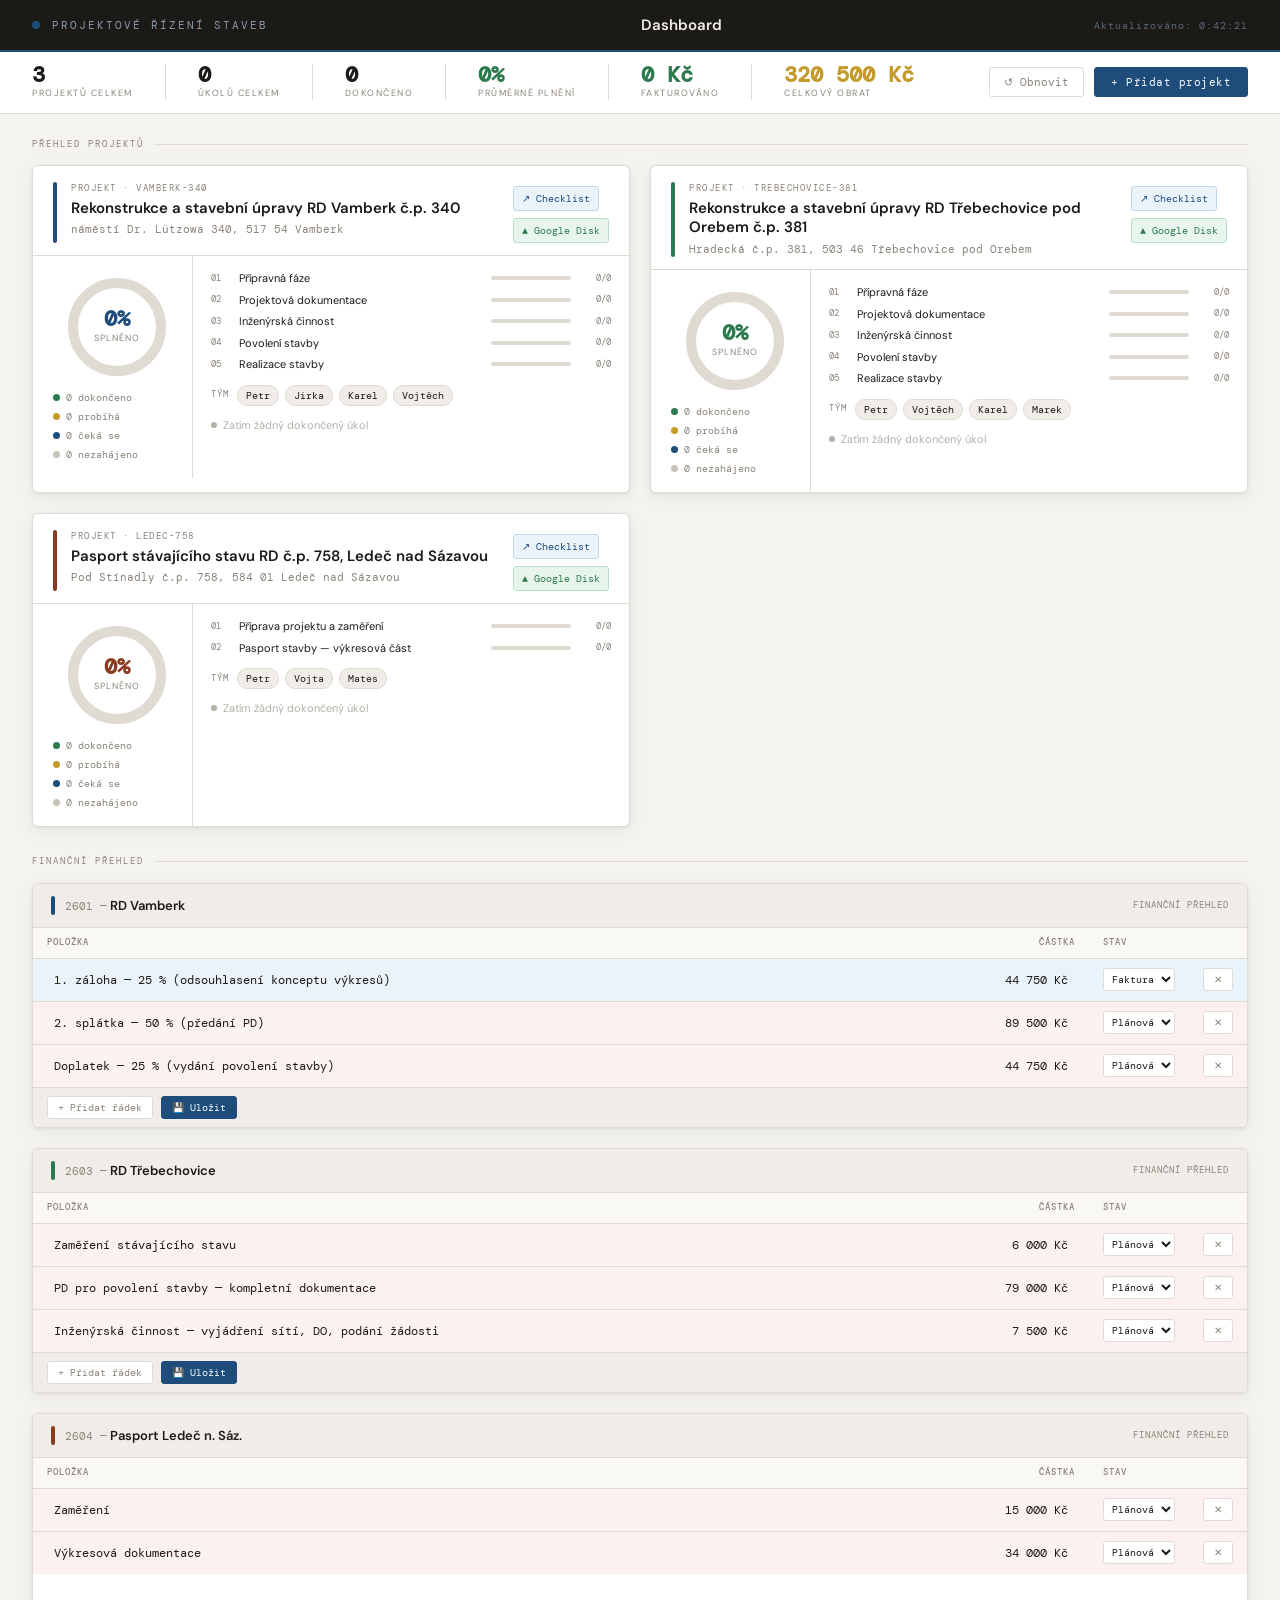
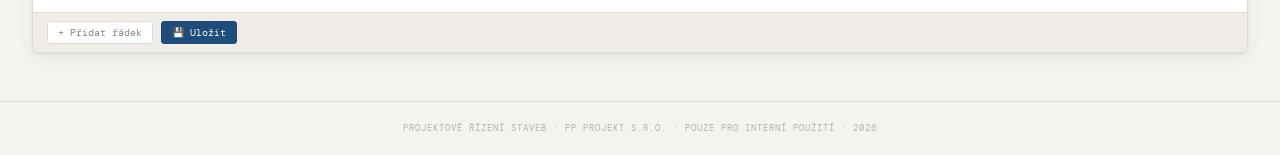
<file: dashboard.html>
<!DOCTYPE html>
<html lang="cs">
<head>
<meta charset="UTF-8">
<meta name="viewport" content="width=device-width, initial-scale=1.0">
<title>Dashboard — Projektové řízení</title>
<link href="https://fonts.googleapis.com/css2?family=DM+Mono:wght@300;400;500&family=DM+Sans:wght@300;400;500;600;700&display=swap" rel="stylesheet">
<style>
:root {
  --bg: #f5f3ef;
  --surface: #ffffff;
  --surface2: #f0ede8;
  --border: #e0dbd2;
  --border-strong: #c8c2b8;
  --text: #1c1a17;
  --text-muted: #8a8278;
  --text-light: #b5b0a8;
  --accent: #1e4d7b;
  --accent2: #2d7a4f;
  --accent3: #8a3a1e;
  --gold: #c49a2a;
  --mono: 'DM Mono', monospace;
  --sans: 'DM Sans', sans-serif;
  --shadow: 0 1px 3px rgba(0,0,0,.06), 0 4px 16px rgba(0,0,0,.06);
  --shadow-lg: 0 8px 32px rgba(0,0,0,.10);
}

* { box-sizing: border-box; margin: 0; padding: 0; }

body {
  font-family: var(--sans);
  background: var(--bg);
  color: var(--text);
  min-height: 100vh;
  font-size: 14px;
  line-height: 1.5;
}

/* ── HEADER ── */
.app-header {
  background: var(--text);
  padding: 0 32px;
  display: flex;
  align-items: center;
  justify-content: space-between;
  height: 52px;
  border-bottom: 2px solid var(--accent);
}
.app-logo {
  font-family: var(--mono);
  font-size: 11px;
  letter-spacing: 2px;
  color: #8a9aaa;
  text-transform: uppercase;
  display: flex;
  align-items: center;
  gap: 12px;
}
.app-logo-dot {
  width: 8px; height: 8px;
  background: var(--accent);
  border-radius: 50%;
  display: inline-block;
}
.app-title {
  font-family: var(--sans);
  font-size: 15px;
  font-weight: 600;
  color: #f0ede8;
  letter-spacing: 0;
}
.app-meta {
  font-family: var(--mono);
  font-size: 10px;
  color: #5a6a7a;
  letter-spacing: 1px;
}

/* ── SUMMARY BAR ── */
.summary-bar {
  background: var(--surface);
  border-bottom: 1px solid var(--border);
  padding: 12px 32px;
  display: flex;
  align-items: center;
  gap: 32px;
}
.summary-stat {
  display: flex;
  flex-direction: column;
  gap: 1px;
}
.summary-val {
  font-size: 22px;
  font-weight: 700;
  color: var(--text);
  font-family: var(--mono);
  line-height: 1;
}
.summary-lbl {
  font-size: 9px;
  text-transform: uppercase;
  letter-spacing: 1.5px;
  color: var(--text-muted);
}
.summary-divider { width: 1px; height: 36px; background: var(--border); }
.summary-bar-right { margin-left: auto; display: flex; align-items: center; gap: 10px; }
.btn-add {
  font-family: var(--mono);
  font-size: 11px;
  padding: 7px 16px;
  border-radius: 3px;
  border: 1px solid var(--accent);
  background: var(--accent);
  color: #fff;
  cursor: pointer;
  transition: background .15s;
  letter-spacing: .5px;
}
.btn-add:hover { background: #163d62; }
.btn-sec {
  font-family: var(--mono);
  font-size: 11px;
  padding: 7px 14px;
  border-radius: 3px;
  border: 1px solid var(--border);
  background: var(--surface);
  color: var(--text-muted);
  cursor: pointer;
  transition: all .15s;
}
.btn-sec:hover { border-color: var(--border-strong); color: var(--text); }

/* ── MAIN ── */
main {
  padding: 24px 32px;
  max-width: 100%;
}

.section-title {
  font-family: var(--mono);
  font-size: 9px;
  letter-spacing: 2px;
  text-transform: uppercase;
  color: var(--text-muted);
  margin-bottom: 14px;
  display: flex;
  align-items: center;
  gap: 10px;
}
.section-title::after {
  content: '';
  flex: 1;
  height: 1px;
  background: var(--border);
}

/* ── PROJECT GRID ── */
.projects-grid {
  display: grid;
  grid-template-columns: repeat(auto-fill, minmax(540px, 1fr));
  gap: 20px;
  margin-bottom: 28px;
}

/* ── PROJECT CARD ── */
.project-card {
  background: var(--surface);
  border: 1px solid var(--border);
  border-radius: 6px;
  box-shadow: var(--shadow);
  overflow: hidden;
  transition: box-shadow .2s, transform .2s;
}
.project-card:hover {
  box-shadow: var(--shadow-lg);
  transform: translateY(-2px);
}

.card-header {
  padding: 16px 20px 12px;
  border-bottom: 1px solid var(--border);
  display: flex;
  align-items: flex-start;
  gap: 14px;
}
.card-color-bar {
  width: 4px;
  align-self: stretch;
  border-radius: 2px;
  flex-shrink: 0;
}
.card-header-info { flex: 1; }
.card-tag {
  font-family: var(--mono);
  font-size: 9px;
  letter-spacing: 1.5px;
  text-transform: uppercase;
  color: var(--text-muted);
  margin-bottom: 3px;
}
.card-name {
  font-size: 15px;
  font-weight: 600;
  line-height: 1.3;
  color: var(--text);
}
.card-address {
  font-size: 11px;
  color: var(--text-muted);
  margin-top: 3px;
  font-family: var(--mono);
}
.card-link {
  font-family: var(--mono);
  font-size: 10px;
  color: var(--accent);
  text-decoration: none;
  padding: 4px 8px;
  border: 1px solid #c0d8ee;
  border-radius: 3px;
  background: #eaf2fa;
  white-space: nowrap;
  transition: background .15s;
  align-self: flex-start;
  margin-top: 2px;
}
.card-link:hover { background: #d4e8f5; }

/* ── CARD BODY ── */
.card-body {
  display: grid;
  grid-template-columns: 160px 1fr;
  gap: 0;
}

/* DONUT */
.card-donut-wrap {
  padding: 16px 12px 16px 20px;
  display: flex;
  flex-direction: column;
  align-items: center;
  justify-content: center;
  gap: 8px;
  border-right: 1px solid var(--border);
}
.donut-container { position: relative; width: 110px; height: 110px; }
.donut-svg { width: 110px; height: 110px; transform: rotate(-90deg); }
.donut-bg { fill: none; stroke: var(--border); stroke-width: 10; }
.donut-fill { fill: none; stroke-width: 10; stroke-linecap: round; transition: stroke-dashoffset .8s ease; }
.donut-center {
  position: absolute;
  inset: 0;
  display: flex;
  flex-direction: column;
  align-items: center;
  justify-content: center;
  gap: 0;
}
.donut-pct {
  font-size: 22px;
  font-weight: 700;
  font-family: var(--mono);
  line-height: 1;
}
.donut-sub {
  font-size: 9px;
  text-transform: uppercase;
  letter-spacing: 1px;
  color: var(--text-muted);
  margin-top: 2px;
}
.donut-legend {
  display: flex;
  flex-direction: column;
  gap: 4px;
  width: 100%;
}
.legend-item {
  display: flex;
  align-items: center;
  gap: 6px;
  font-size: 10px;
  color: var(--text-muted);
  font-family: var(--mono);
}
.legend-dot {
  width: 7px; height: 7px;
  border-radius: 50%;
  flex-shrink: 0;
}

/* CARD RIGHT */
.card-right { padding: 14px 18px; display: flex; flex-direction: column; gap: 12px; }

/* PHASES */
.phases-list { display: flex; flex-direction: column; gap: 5px; }
.phase-row {
  display: flex;
  align-items: center;
  gap: 8px;
  font-size: 11px;
}
.phase-num {
  font-family: var(--mono);
  font-size: 9px;
  color: var(--text-muted);
  width: 20px;
  flex-shrink: 0;
}
.phase-name { flex: 1; color: var(--text); white-space: nowrap; overflow: hidden; text-overflow: ellipsis; }
.phase-bar-outer {
  width: 80px;
  height: 4px;
  background: var(--border);
  border-radius: 2px;
  overflow: hidden;
  flex-shrink: 0;
}
.phase-bar-inner {
  height: 100%;
  border-radius: 2px;
  transition: width .6s ease;
}
.phase-count {
  font-family: var(--mono);
  font-size: 9px;
  color: var(--text-muted);
  width: 32px;
  text-align: right;
  flex-shrink: 0;
}

/* TEAM */
.team-row {
  display: flex;
  align-items: center;
  gap: 6px;
  flex-wrap: wrap;
}
.team-label {
  font-family: var(--mono);
  font-size: 9px;
  color: var(--text-muted);
  text-transform: uppercase;
  letter-spacing: 1px;
  margin-right: 2px;
}
.team-chip {
  font-family: var(--mono);
  font-size: 10px;
  padding: 2px 8px;
  border-radius: 10px;
  background: var(--surface2);
  border: 1px solid var(--border);
  color: var(--text);
}

/* LAST ACTIVITY */
.last-activity {
  font-size: 11px;
  color: var(--text-muted);
  display: flex;
  align-items: flex-start;
  gap: 6px;
}
.activity-dot {
  width: 6px; height: 6px;
  border-radius: 50%;
  background: var(--accent2);
  flex-shrink: 0;
  margin-top: 4px;
}
.activity-text { line-height: 1.4; }
.activity-time {
  font-family: var(--mono);
  font-size: 9px;
  color: var(--text-light);
  display: block;
  margin-top: 1px;
}

/* LOADING */
.loading-state {
  display: flex;
  align-items: center;
  gap: 8px;
  font-family: var(--mono);
  font-size: 11px;
  color: var(--text-muted);
  padding: 20px;
}
.spinner {
  width: 14px; height: 14px;
  border: 2px solid var(--border);
  border-top-color: var(--accent);
  border-radius: 50%;
  animation: spin .8s linear infinite;
}
@keyframes spin { to { transform: rotate(360deg); } }

/* ── FINANCIAL SECTION ── */
.financial-section { margin-top: 8px; }
.fin-grid {
  display: grid;
  grid-template-columns: repeat(auto-fill, minmax(600px, 1fr));
  gap: 20px;
}
.fin-card {
  background: var(--surface);
  border: 1px solid var(--border);
  border-radius: 6px;
  box-shadow: var(--shadow);
  overflow: hidden;
  display: flex;
  flex-direction: column;
  min-height: 240px;
}
.fin-card-header {
  padding: 12px 18px;
  border-bottom: 1px solid var(--border);
  display: flex;
  align-items: center;
  gap: 10px;
  background: var(--surface2);
  flex-shrink: 0;
}
.fin-card-title { font-weight: 600; font-size: 13px; flex: 1; }
.fin-card-tag {
  font-family: var(--mono);
  font-size: 9px;
  color: var(--text-muted);
  letter-spacing: 1px;
  text-transform: uppercase;
}
.fin-table-wrap { flex: 1; }
.fin-table { width: 100%; border-collapse: collapse; }
.fin-table th {
  font-family: var(--mono);
  font-size: 9px;
  letter-spacing: 1px;
  text-transform: uppercase;
  color: var(--text-muted);
  padding: 8px 14px;
  text-align: left;
  border-bottom: 1px solid var(--border);
  background: #faf8f4;
  font-weight: 500;
}
.fin-table td {
  padding: 9px 14px;
  border-bottom: 1px solid var(--border);
  font-size: 12px;
  vertical-align: middle;
}
.fin-table tr:last-child td { border-bottom: none; }
.fin-table tr:hover td { background: var(--surface2); }
.fin-row-planovano { background: #fdf0f0; }
.fin-row-planovano:hover td { background: #fae8e8 !important; }
.fin-row-faktura { background: #eaf2fa; }
.fin-row-faktura:hover td { background: #d8eaf6 !important; }
.fin-row-zaplaceno { background: #e8f5ed; }
.fin-row-zaplaceno:hover td { background: #d4eddb !important; }

.fin-empty td {
  text-align: center;
  color: var(--text-light);
  font-family: var(--mono);
  font-size: 11px;
  padding: 28px 14px;
  font-style: italic;
}
.fin-input {
  font-family: var(--mono);
  font-size: 12px;
  border: 1px solid transparent;
  border-radius: 3px;
  padding: 3px 6px;
  background: transparent;
  color: var(--text);
  width: 100%;
  transition: border .15s, background .15s;
}
.fin-input:hover { border-color: var(--border); background: var(--surface2); }
.fin-input:focus { outline: 2px solid var(--accent); outline-offset: 1px; background: var(--surface); }
.fin-input::placeholder { color: var(--text-light); }
.fin-amount {
  font-family: var(--mono);
  font-size: 12px;
  text-align: right;
}
.fin-amount input {
  font-family: var(--mono);
  font-size: 12px;
  border: 1px solid transparent;
  border-radius: 3px;
  padding: 3px 6px;
  background: transparent;
  color: var(--text);
  width: 100px;
  text-align: right;
  transition: border .15s, background .15s;
}
.fin-amount input:hover { border-color: var(--border); background: var(--surface2); }
.fin-amount input:focus { outline: 2px solid var(--accent); outline-offset: 1px; background: var(--surface); }
.fin-status-sel {
  font-family: var(--mono);
  font-size: 10px;
  border: 1px solid var(--border);
  border-radius: 3px;
  padding: 3px 4px;
  background: var(--surface);
  color: var(--text);
  cursor: pointer;
  width: 100%;
}
.fin-total-row td {
  font-weight: 600;
  background: var(--surface2);
  border-top: 2px solid var(--border-strong) !important;
  font-family: var(--mono);
  font-size: 12px;
}
.fin-footer {
  padding: 8px 14px;
  display: flex;
  gap: 8px;
  border-top: 1px solid var(--border);
  background: var(--surface2);
}
.fin-btn {
  font-family: var(--mono);
  font-size: 10px;
  padding: 4px 10px;
  border-radius: 3px;
  border: 1px solid var(--border);
  background: var(--surface);
  color: var(--text-muted);
  cursor: pointer;
  transition: all .15s;
}
.fin-btn:hover { background: var(--surface2); color: var(--text); border-color: var(--border-strong); }
.fin-btn-save {
  background: var(--accent);
  color: #fff;
  border-color: var(--accent);
}
.fin-btn-save:hover { background: #163d62; }

/* Status chips */
.chip {
  display: inline-block;
  font-family: var(--mono);
  font-size: 9px;
  padding: 2px 7px;
  border-radius: 2px;
  letter-spacing: .3px;
}
.chip-0 { background: #f0ede6; color: var(--text-muted); border: 1px solid var(--border); }
.chip-zaplaceno { background: #e8f5ed; color: #2a7a4a; border: 1px solid #b8dfc8; }
.chip-faktura { background: #fdf0e6; color: #b05c1a; border: 1px solid #e8c4a0; }
.chip-planovano { background: #eaf2fa; color: var(--accent); border: 1px solid #c0d8ee; }

/* TOAST */
.toast {
  position: fixed;
  bottom: 24px; right: 24px;
  background: var(--text);
  color: var(--bg);
  font-family: var(--mono);
  font-size: 11px;
  padding: 10px 18px;
  border-radius: 4px;
  opacity: 0;
  transition: opacity .3s;
  z-index: 2000;
  pointer-events: none;
}
.toast.show { opacity: 1; }

/* ADD PROJECT MODAL */
.modal-overlay {
  display: none;
  position: fixed; inset: 0;
  background: rgba(28,26,23,.5);
  z-index: 1000;
  align-items: center;
  justify-content: center;
}
.modal-overlay.open { display: flex; }
.modal {
  background: var(--surface);
  border: 1px solid var(--border);
  border-radius: 6px;
  padding: 28px;
  width: min(500px, 95vw);
  box-shadow: var(--shadow-lg);
}
.modal-title { font-size: 16px; font-weight: 600; margin-bottom: 20px; }
.form-row { margin-bottom: 14px; }
.form-label {
  display: block;
  font-family: var(--mono);
  font-size: 9px;
  letter-spacing: 1px;
  text-transform: uppercase;
  color: var(--text-muted);
  margin-bottom: 5px;
}
.form-input {
  font-family: var(--sans);
  font-size: 13px;
  border: 1px solid var(--border);
  border-radius: 3px;
  padding: 8px 10px;
  background: var(--surface);
  color: var(--text);
  width: 100%;
}
.form-input:focus { outline: 2px solid var(--accent); border-color: var(--accent); }
.modal-footer { display: flex; gap: 10px; justify-content: flex-end; margin-top: 20px; padding-top: 16px; border-top: 1px solid var(--border); }

footer {
  text-align: center;
  padding: 20px;
  font-family: var(--mono);
  font-size: 9px;
  color: var(--text-light);
  border-top: 1px solid var(--border);
  margin-top: 24px;
  letter-spacing: 1px;
  text-transform: uppercase;
}
</style>
</head>
<body>

<div class="app-header">
  <div class="app-logo">
    <span class="app-logo-dot"></span>
    <span>Projektové řízení staveb</span>
  </div>
  <div class="app-title">Dashboard</div>
  <div class="app-meta" id="last-updated">Načítám data…</div>
</div>

<div class="summary-bar">
  <div class="summary-stat">
    <div class="summary-val" id="s-projects">—</div>
    <div class="summary-lbl">Projektů celkem</div>
  </div>
  <div class="summary-divider"></div>
  <div class="summary-stat">
    <div class="summary-val" id="s-tasks">—</div>
    <div class="summary-lbl">Úkolů celkem</div>
  </div>
  <div class="summary-divider"></div>
  <div class="summary-stat">
    <div class="summary-val" id="s-done">—</div>
    <div class="summary-lbl">Dokončeno</div>
  </div>
  <div class="summary-divider"></div>
  <div class="summary-stat">
    <div class="summary-val" id="s-pct" style="color:var(--accent2)">—</div>
    <div class="summary-lbl">Průměrné plnění</div>
  </div>
  <div class="summary-divider"></div>
  <div class="summary-stat">
    <div class="summary-val" id="s-fakturovano" style="color:var(--accent2)">—</div>
    <div class="summary-lbl">Fakturováno</div>
  </div>
  <div class="summary-divider"></div>
  <div class="summary-stat">
    <div class="summary-val" id="s-obrat" style="color:var(--gold)">—</div>
    <div class="summary-lbl">Celkový obrat</div>
  </div>
  <div class="summary-bar-right">
    <button class="btn-sec" onclick="reloadAll()">↺ Obnovit</button>
    <button class="btn-add" onclick="openAddModal()">+ Přidat projekt</button>
  </div>
</div>

<main>
  <div class="section-title">Přehled projektů</div>
  <div class="projects-grid" id="projects-grid">
    <div class="loading-state"><div class="spinner"></div> Načítám data projektů…</div>
  </div>

  <div class="financial-section">
    <div class="section-title">Finanční přehled</div>
    <div class="fin-grid" id="fin-grid"></div>
  </div>
</main>

<footer>Projektové řízení staveb · PP projekt s.r.o. · Pouze pro interní použití · <span id="footer-date"></span></footer>

<div class="toast" id="toast"></div>

<!-- ADD PROJECT MODAL -->
<div class="modal-overlay" id="modal">
  <div class="modal">
    <div class="modal-title">Přidat projekt</div>
    <div class="form-row">
      <label class="form-label">Název projektu *</label>
      <input class="form-input" id="f-name" type="text" placeholder="Rekonstrukce RD…">
    </div>
    <div class="form-row">
      <label class="form-label">Adresa</label>
      <input class="form-input" id="f-address" type="text" placeholder="Ulice č.p., PSČ Město">
    </div>
    <div class="form-row">
      <label class="form-label">JSONBin Bin ID *</label>
      <input class="form-input" id="f-binid" type="text" placeholder="69ee169b…">
    </div>
    <div class="form-row">
      <label class="form-label">Odkaz na checklist (URL)</label>
      <input class="form-input" id="f-url" type="url" placeholder="https://polacekv.github.io/…">
    </div>
    <div class="form-row">
      <label class="form-label">Tým (jména oddělená čárkou)</label>
      <input class="form-input" id="f-team" type="text" placeholder="Petr, Vojtěch, Karel">
    </div>
    <div class="modal-footer">
      <button class="btn-sec" onclick="closeModal()">Zrušit</button>
      <button class="btn-add" onclick="saveProject()">Přidat projekt</button>
    </div>
  </div>
</div>

<script>
// ── KONFIGURACE ──────────────────────────────────────────
const API_KEY = '$2a$10$hJNaV8pH.6L7i4bd55367OMNWSbb3Sr8fSnrq7TfMd3F16AzObeKu';

// Seznam projektů — přidávejte nové přes tlačítko nebo zde ručně
let PROJECTS = [
  {
    id: 'vamberk-340',
    name: 'Rekonstrukce a stavební úpravy RD Vamberk č.p. 340',
    address: 'náměstí Dr. Lützowa 340, 517 54 Vamberk',
    binId: '69ee169b36566621a8f2def4',
    url: 'https://polacekv.github.io/rdvamberk/',
    driveUrl: 'https://drive.google.com/drive/u/0/folders/1YcnzmvL66SR9h0Y5y7EC1SbaGtB0I9bZ',
    team: ['Petr', 'Jirka', 'Karel', 'Vojtěch'],
    color: '#1e4d7b'
  },
  {
    id: 'trebechovice-381',
    name: 'Rekonstrukce a stavební úpravy RD Třebechovice pod Orebem č.p. 381',
    address: 'Hradecká č.p. 381, 503 46 Třebechovice pod Orebem',
    binId: '69f79684856a682189a0b5d0',
    url: 'https://polacekv.github.io/rdtrebechovice/',
    driveUrl: 'https://drive.google.com/drive/u/0/folders/1znwHGhidx3824O0vTM63WWzG4C2k1CkF',
    team: ['Petr', 'Vojtěch', 'Karel', 'Marek'],
    color: '#2d7a4f'
  },
  {
    id: 'ledec-758',
    name: 'Pasport stávajícího stavu RD č.p. 758, Ledeč nad Sázavou',
    address: 'Pod Stínadly č.p. 758, 584 01 Ledeč nad Sázavou',
    binId: '6a06fff4c0954111d8290469',
    url: 'https://polacekv.github.io/centrumledec/',
    driveUrl: 'https://drive.google.com/drive/u/0/folders/1etUYextn_VXYYKs_5hGeD6nl_JFipVHa',
    team: ['Petr', 'Vojta', 'Mates'],
    color: '#8a3a1e'
  }
];

const PHASES = ['Přípravná fáze', 'Projektová dokumentace', 'Inženýrská činnost', 'Povolení stavby', 'Realizace stavby'];
const PHASE_COLORS = ['#1e4d7b', '#2d7a4f', '#8a3a1e', '#c49a2a', '#5a3a7a'];

// Vlastní fáze pro projekty s jiným členěním
const PROJECT_PHASES = {
  'ledec-758': {
    phases: ['Příprava projektu a zaměření', 'Pasport stavby — výkresová část'],
    colors: ['#1e4d7b', '#8a3a1e']
  }
};

// ── FINANCE DATA ─────────────────────────────────────────
let finData = {};

function loadLocal() {
  const saved = localStorage.getItem('dashboard-projects');
  if (saved) { try { PROJECTS = JSON.parse(saved); } catch {} }
  const fin = localStorage.getItem('dashboard-finance');
  if (fin) {
    try {
      finData = JSON.parse(fin);
      // Migrace — přepiš výchozí data pokud jsou stará (bez čísla projektu)
      migrateFinData();
    } catch {}
  } else {
    initFinData();
  }
}

function migrateFinData() {
  // Vždy reinicializuj výchozí projekty — zachovej pouze uživatelsky přidané projekty
  initFinData();
}

function initFinData() {
  finData = {
    'vamberk-340': {
      rows: [
        { desc: '1. záloha — 25 % (odsouhlasení konceptu výkresů)', amount: '44 750 Kč', status: 'faktura' },
        { desc: '2. splátka — 50 % (předání PD)', amount: '89 500 Kč', status: 'planovano' },
        { desc: 'Doplatek — 25 % (vydání povolení stavby)', amount: '44 750 Kč', status: 'planovano' },
      ]
    },
    'trebechovice-381': {
      rows: [
        { desc: 'Zaměření stávajícího stavu', amount: '6 000 Kč', status: 'planovano' },
        { desc: 'PD pro povolení stavby — kompletní dokumentace', amount: '79 000 Kč', status: 'planovano' },
        { desc: 'Inženýrská činnost — vyjádření sítí, DO, podání žádosti', amount: '7 500 Kč', status: 'planovano' },
      ]
    },
    'ledec-758': {
      rows: [
        { desc: 'Zaměření', amount: '15 000 Kč', status: 'planovano' },
        { desc: 'Výkresová dokumentace', amount: '34 000 Kč', status: 'planovano' },
      ]
    }
  };
}

function saveLocal() {
  localStorage.setItem('dashboard-projects', JSON.stringify(PROJECTS));
  localStorage.setItem('dashboard-finance', JSON.stringify(finData));
}

// Clear old fin cache so new default data loads
localStorage.removeItem('dashboard-finance');

// ── JSONBIN FETCH ─────────────────────────────────────────
async function fetchProjectData(binId) {
  try {
    const res = await fetch(`https://api.jsonbin.io/v3/b/${binId}/latest`, {
      headers: { 'X-Master-Key': API_KEY }
    });
    if (!res.ok) return null;
    const json = await res.json();
    return json.record;
  } catch { return null; }
}

// ── STATS ─────────────────────────────────────────────────
function calcStats(tasks) {
  if (!tasks || !tasks.length) return { total: 0, done: 0, inprog: 0, waiting: 0, open: 0, pct: 0, phases: [] };
  const total = tasks.length;
  const done = tasks.filter(t => t.status == 2 || t.completed).length;
  const inprog = tasks.filter(t => t.status == 1).length;
  const waiting = tasks.filter(t => t.status == 3).length;
  const open = tasks.filter(t => t.status == 0).length;
  const pct = total ? Math.round(done / total * 100) : 0;
  const phases = [0,1,2,3,4].map(pi => {
    const pt = tasks.filter(t => t.phase === pi);
    const pd = pt.filter(t => t.status == 2 || t.completed).length;
    return { total: pt.length, done: pd, pct: pt.length ? Math.round(pd / pt.length * 100) : 0 };
  });
  // last completed task
  const lastDone = tasks.filter(t => t.status == 2 || t.completed).slice(-1)[0];
  return { total, done, inprog, waiting, open, pct, phases, lastDone };
}

// ── DONUT SVG ─────────────────────────────────────────────
function buildDonut(pct, color) {
  const r = 44;
  const circ = 2 * Math.PI * r;
  const offset = circ - (pct / 100) * circ;
  return `
    <svg class="donut-svg" viewBox="0 0 110 110">
      <circle class="donut-bg" cx="55" cy="55" r="${r}"/>
      <circle class="donut-fill" cx="55" cy="55" r="${r}"
        stroke="${color}"
        stroke-dasharray="${circ}"
        stroke-dashoffset="${offset}"/>
    </svg>`;
}

// ── RENDER PROJECT CARD ───────────────────────────────────
function renderCard(project, stats) {
  const pct = stats.pct;
  const donut = buildDonut(pct, project.color);

  const projectPhases = PROJECT_PHASES[project.id] ? PROJECT_PHASES[project.id].phases : PHASES;
  const projectPhaseColors = PROJECT_PHASES[project.id] ? PROJECT_PHASES[project.id].colors : PHASE_COLORS;

  const phasesHtml = projectPhases.map((name, i) => {
    const ph = stats.phases[i] || { total: 0, done: 0, pct: 0 };
    return `
      <div class="phase-row">
        <span class="phase-num">0${i+1}</span>
        <span class="phase-name">${name}</span>
        <div class="phase-bar-outer">
          <div class="phase-bar-inner" style="width:${ph.pct}%;background:${projectPhaseColors[i]}"></div>
        </div>
        <span class="phase-count">${ph.done}/${ph.total}</span>
      </div>`;
  }).join('');

  const teamHtml = project.team.map(m => `<span class="team-chip">${m}</span>`).join('');

  const lastActivity = stats.lastDone
    ? `<div class="last-activity"><div class="activity-dot"></div><div class="activity-text">Naposledy dokončeno: <strong>${stats.lastDone.name}</strong><span class="activity-time">${stats.lastDone.sub || ''} · ${stats.lastDone.owner || '—'}</span></div></div>`
    : `<div class="last-activity"><div class="activity-dot" style="background:var(--text-light)"></div><div class="activity-text" style="color:var(--text-light)">Zatím žádný dokončený úkol</div></div>`;

  return `
    <div class="project-card">
      <div class="card-header">
        <div class="card-color-bar" style="background:${project.color}"></div>
        <div class="card-header-info">
          <div class="card-tag">Projekt · ${project.id}</div>
          <div class="card-name">${project.name}</div>
          <div class="card-address">${project.address}</div>
        </div>
        <div style="display:flex;flex-direction:column;gap:5px;align-self:flex-start;margin-top:2px">
          <a class="card-link" href="${project.url}" target="_blank" rel="noopener">↗ Checklist</a>
          ${project.driveUrl ? `<a class="card-link" href="${project.driveUrl}" target="_blank" rel="noopener" style="background:#e8f5ed;border-color:#b8dfc8;color:#2a7a4a">▲ Google Disk</a>` : ''}
        </div>
      </div>
      <div class="card-body">
        <div class="card-donut-wrap">
          <div class="donut-container">
            ${donut}
            <div class="donut-center">
              <div class="donut-pct" style="color:${project.color}">${pct}%</div>
              <div class="donut-sub">splněno</div>
            </div>
          </div>
          <div class="donut-legend">
            <div class="legend-item"><div class="legend-dot" style="background:#2d7a4f"></div>${stats.done} dokončeno</div>
            <div class="legend-item"><div class="legend-dot" style="background:#c49a2a"></div>${stats.inprog} probíhá</div>
            <div class="legend-item"><div class="legend-dot" style="background:#1e4d7b"></div>${stats.waiting} čeká se</div>
            <div class="legend-item"><div class="legend-dot" style="background:var(--border-strong)"></div>${stats.open} nezahájeno</div>
          </div>
        </div>
        <div class="card-right">
          <div class="phases-list">${phasesHtml}</div>
          <div class="team-row"><span class="team-label">Tým</span>${teamHtml}</div>
          ${lastActivity}
        </div>
      </div>
    </div>`;
}

// ── RENDER FINANCE TABLE ──────────────────────────────────
const FIN_LABELS = {
  'vamberk-340':      { num: '2601', short: 'RD Vamberk' },
  'trebechovice-381': { num: '2603', short: 'RD Třebechovice' },
  'ledec-758':        { num: '2604', short: 'Pasport Ledeč n. Sáz.' }
};

function renderFinTable(project) {
  if (!finData[project.id]) { initFinData(); }
  const rows = finData[project.id].rows;
  const label = FIN_LABELS[project.id] || { num: '—', short: project.name.split(' ').slice(-2).join(' ') };

  const rowsHtml = rows.map((r, i) => `
    <tr class="fin-row-${r.status}">
      <td><input class="fin-input" value="${r.desc}" placeholder="Položka…"
        onchange="updateFin('${project.id}', ${i}, 'desc', this.value)"></td>
      <td class="fin-amount"><input type="text" value="${r.amount}" placeholder="0 Kč"
        onchange="updateFin('${project.id}', ${i}, 'amount', this.value)"></td>
      <td>
        <select class="fin-status-sel" onchange="updateFin('${project.id}', ${i}, 'status', this.value); renderFinGrid()">
          <option value="planovano" ${r.status==='planovano'?'selected':''}>Plánováno</option>
          <option value="faktura" ${r.status==='faktura'?'selected':''}>Faktura</option>
          <option value="zaplaceno" ${r.status==='zaplaceno'?'selected':''}>Zaplaceno</option>
        </select>
      </td>
      <td style="text-align:center">
        <button class="fin-btn" onclick="deleteFinRow('${project.id}', ${i})" title="Smazat">✕</button>
      </td>
    </tr>`).join('');

  const emptyRow = rows.length === 0
    ? `<tr class="fin-empty"><td colspan="4">Žádné položky — klikněte + Přidat řádek</td></tr>`
    : '';

  return `
    <div class="fin-card">
      <div class="fin-card-header">
        <div class="card-color-bar" style="background:${project.color};width:4px;border-radius:2px;align-self:stretch"></div>
        <div class="fin-card-title"><span style="font-family:var(--mono);color:var(--text-muted);font-size:11px;font-weight:400">${label.num} —</span> ${label.short}</div>
        <div class="fin-card-tag">Finanční přehled</div>
      </div>
      <div class="fin-table-wrap">
        <table class="fin-table">
          <thead>
            <tr>
              <th>Položka</th>
              <th style="width:130px;text-align:right">Částka</th>
              <th style="width:100px">Stav</th>
              <th style="width:36px"></th>
            </tr>
          </thead>
          <tbody id="fin-body-${project.id}">${rowsHtml}${emptyRow}</tbody>
        </table>
      </div>
      <div class="fin-footer">
        <button class="fin-btn" onclick="addFinRow('${project.id}')">+ Přidat řádek</button>
        <button class="fin-btn fin-btn-save" onclick="saveFinance()">💾 Uložit</button>
      </div>
    </div>`;
}

// ── FINANCE ACTIONS ───────────────────────────────────────
function updateFin(projectId, idx, field, val) {
  finData[projectId].rows[idx][field] = val;
}
function addFinRow(projectId) {
  finData[projectId].rows.push({ desc: '', amount: '', status: 'planovano' });
  renderFinGrid();
}
function deleteFinRow(projectId, idx) {
  finData[projectId].rows.splice(idx, 1);
  renderFinGrid();
}
function saveFinance() {
  saveLocal();
  toast('Finance uloženy ✓');
}

// ── GLOBAL STATS ──────────────────────────────────────────
let allStats = {};

function parseAmount(str) {
  // Extrahuje číslo z řetězce jako "44 750 Kč" nebo "79000"
  if (!str) return 0;
  const num = str.replace(/\s/g, '').replace('Kč', '').replace(',', '.').trim();
  return parseFloat(num) || 0;
}

function formatKc(num) {
  if (num === 0) return '0 Kč';
  return num.toLocaleString('cs-CZ') + ' Kč';
}

function calcFinTotals() {
  let fakturovano = 0; // zaplaceno
  let obrat = 0;       // zaplaceno + faktura + planovano
  Object.values(finData).forEach(proj => {
    (proj.rows || []).forEach(r => {
      const amt = parseAmount(r.amount);
      obrat += amt;
      if (r.status === 'zaplaceno') fakturovano += amt;
    });
  });
  return { fakturovano, obrat };
}

function updateSummary() {
  let totalTasks = 0, totalDone = 0;
  Object.values(allStats).forEach(s => { totalTasks += s.total; totalDone += s.done; });
  const pct = totalTasks ? Math.round(totalDone / totalTasks * 100) : 0;
  const { fakturovano, obrat } = calcFinTotals();
  document.getElementById('s-projects').textContent = PROJECTS.length;
  document.getElementById('s-tasks').textContent = totalTasks;
  document.getElementById('s-done').textContent = totalDone;
  document.getElementById('s-pct').textContent = pct + '%';
  document.getElementById('s-fakturovano').textContent = formatKc(fakturovano);
  document.getElementById('s-obrat').textContent = formatKc(obrat);
  document.getElementById('last-updated').textContent = 'Aktualizováno: ' + new Date().toLocaleTimeString('cs-CZ');
}

// ── RENDER ────────────────────────────────────────────────
function renderFinGrid() {
  const grid = document.getElementById('fin-grid');
  grid.innerHTML = PROJECTS.map(p => renderFinTable(p)).join('');
  updateSummary();
}

async function reloadAll() {
  const grid = document.getElementById('projects-grid');
  grid.innerHTML = '<div class="loading-state"><div class="spinner"></div> Načítám data projektů…</div>';

  const cards = await Promise.all(PROJECTS.map(async (p) => {
    const data = await fetchProjectData(p.binId);
    const stats = calcStats(data ? data.tasks : []);
    allStats[p.id] = stats;
    return renderCard(p, stats);
  }));

  grid.innerHTML = cards.join('');
  updateSummary();
  renderFinGrid();
}

// ── ADD PROJECT MODAL ─────────────────────────────────────
function openAddModal() { document.getElementById('modal').classList.add('open'); }
function closeModal() { document.getElementById('modal').classList.remove('open'); }
document.getElementById('modal').addEventListener('click', function(e) { if (e.target === this) closeModal(); });

function saveProject() {
  const name = document.getElementById('f-name').value.trim();
  const binId = document.getElementById('f-binid').value.trim();
  if (!name || !binId) { alert('Vyplňte název a Bin ID.'); return; }
  const colors = ['#1e4d7b','#2d7a4f','#8a3a1e','#c49a2a','#5a3a7a','#4a6a3a'];
  PROJECTS.push({
    id: 'projekt-' + Date.now(),
    name,
    address: document.getElementById('f-address').value.trim(),
    binId,
    url: document.getElementById('f-url').value.trim(),
    team: document.getElementById('f-team').value.split(',').map(s => s.trim()).filter(Boolean),
    color: colors[PROJECTS.length % colors.length]
  });
  saveLocal();
  closeModal();
  reloadAll();
  toast('Projekt přidán ✓');
}

// ── TOAST ─────────────────────────────────────────────────
function toast(msg) {
  const el = document.getElementById('toast');
  el.textContent = msg;
  el.classList.add('show');
  setTimeout(() => el.classList.remove('show'), 2200);
}

// ── INIT ──────────────────────────────────────────────────
document.getElementById('footer-date').textContent = new Date().getFullYear();
loadLocal();
reloadAll();
</script>
</body>
</html>
</file>
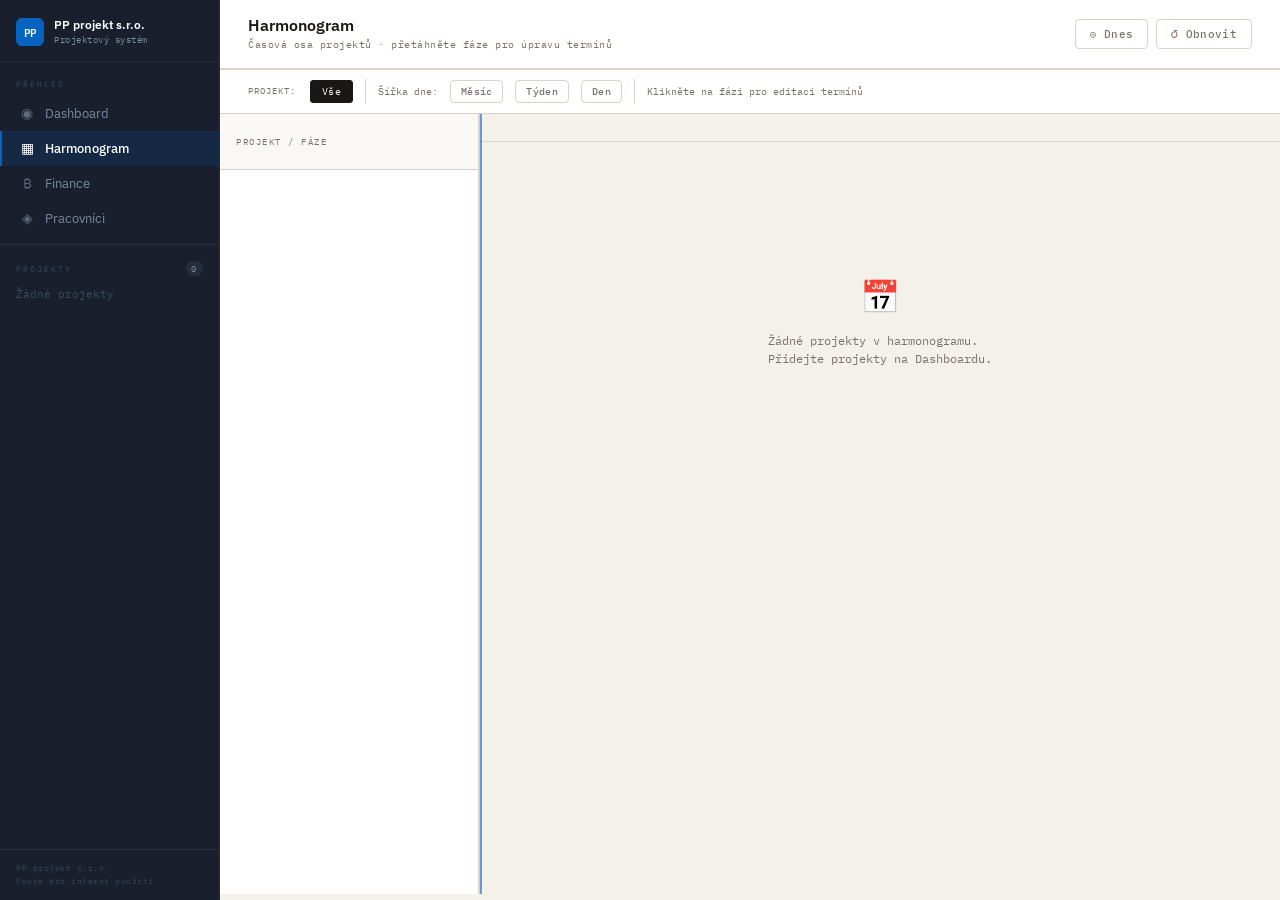
<file: harmonogram.html>
<!DOCTYPE html>
<html lang="cs">
<head>
<meta charset="UTF-8">
<meta name="viewport" content="width=device-width, initial-scale=1.0">
<title>Harmonogram — PP projekt s.r.o.</title>
<link rel="stylesheet" href="assets/style.css">
<style>
/* ── GANTT LAYOUT ── */
.gantt-wrap {
  display: flex;
  flex-direction: column;
  height: calc(100vh - 120px);
  overflow: hidden;
}

.gantt-toolbar {
  background: var(--surface);
  border-bottom: 1px solid var(--border);
  padding: 10px 28px;
  display: flex;
  align-items: center;
  gap: 12px;
  flex-shrink: 0;
  flex-wrap: wrap;
}

.gantt-container {
  display: flex;
  flex: 1;
  overflow: hidden;
  position: relative;
}

/* Labels vlevo */
.gantt-labels {
  width: 260px;
  min-width: 260px;
  flex-shrink: 0;
  border-right: 2px solid var(--border);
  background: var(--surface);
  overflow-y: auto;
  overflow-x: hidden;
  z-index: 10;
}

.gantt-labels-header {
  height: 56px;
  border-bottom: 1px solid var(--border);
  background: var(--surface3);
  display: flex;
  align-items: center;
  padding: 0 16px;
  font-family: var(--mono);
  font-size: 9px;
  text-transform: uppercase;
  letter-spacing: 1.5px;
  color: var(--text-m);
  position: sticky;
  top: 0;
  z-index: 5;
  flex-shrink: 0;
}

.proj-label-row {
  height: 52px;
  display: flex;
  align-items: center;
  gap: 10px;
  padding: 0 14px;
  border-bottom: 1px solid var(--border);
  cursor: pointer;
  transition: background .1s;
}
.proj-label-row:hover { background: var(--surface2); }

.proj-label-dot { width: 10px; height: 10px; border-radius: 50%; flex-shrink: 0; }
.proj-label-info { flex: 1; min-width: 0; }
.proj-label-name {
  font-size: 12px;
  font-weight: 600;
  white-space: nowrap;
  overflow: hidden;
  text-overflow: ellipsis;
}
.proj-label-sub {
  font-family: var(--mono);
  font-size: 9px;
  color: var(--text-m);
  white-space: nowrap;
  overflow: hidden;
  text-overflow: ellipsis;
}

/* Phase sub-rows */
.phase-label-row {
  height: 36px;
  display: flex;
  align-items: center;
  gap: 8px;
  padding: 0 14px 0 32px;
  border-bottom: 1px solid var(--border);
  background: var(--surface3);
}
.phase-label-name {
  font-size: 11px;
  color: var(--text-m);
  white-space: nowrap;
  overflow: hidden;
  text-overflow: ellipsis;
  flex: 1;
}
.phase-label-person {
  font-family: var(--mono);
  font-size: 9px;
  color: var(--text-l);
  white-space: nowrap;
}

/* Timeline vpravo */
.gantt-timeline {
  flex: 1;
  overflow: auto;
  position: relative;
}

.gantt-header {
  position: sticky;
  top: 0;
  z-index: 10;
  background: var(--surface3);
  border-bottom: 2px solid var(--border);
  display: flex;
  min-width: max-content;
}

/* Týdenní a denní hlavičky */
.week-header-row {
  height: 28px;
  display: flex;
  min-width: max-content;
  border-bottom: 1px solid var(--border);
}
.day-header-row {
  height: 28px;
  display: flex;
  min-width: max-content;
}

.week-cell {
  border-right: 2px solid var(--border);
  display: flex;
  align-items: center;
  justify-content: center;
  font-family: var(--mono);
  font-size: 9px;
  font-weight: 600;
  color: var(--text-m);
  text-transform: uppercase;
  letter-spacing: .5px;
  background: var(--surface3);
  flex-shrink: 0;
}
.week-cell.current { background: var(--accent-lt); color: var(--accent); }

.day-cell {
  border-right: 1px solid var(--border);
  display: flex;
  align-items: center;
  justify-content: center;
  flex-direction: column;
  gap: 0;
  flex-shrink: 0;
  cursor: default;
  background: var(--surface);
}
.day-cell:hover { background: var(--surface2); }
.day-cell.weekend { background: #faf7f2; }
.day-cell.today   { background: rgba(5,99,193,.08); border-right-color: var(--accent); }
.day-num {
  font-family: var(--mono);
  font-size: 10px;
  font-weight: 600;
  color: var(--text);
  line-height: 1;
}
.day-name {
  font-family: var(--mono);
  font-size: 8px;
  color: var(--text-l);
  text-transform: uppercase;
  line-height: 1;
}
.day-cell.today .day-num { color: var(--accent); font-weight: 700; }

/* Rows */
.gantt-rows {
  min-width: max-content;
  position: relative;
}

.gantt-proj-row {
  height: 52px;
  display: flex;
  align-items: center;
  border-bottom: 1px solid var(--border);
  position: relative;
  background: var(--surface);
}
.gantt-proj-row:hover { background: rgba(5,99,193,.02); }

.gantt-phase-row {
  height: 36px;
  display: flex;
  align-items: center;
  border-bottom: 1px solid var(--border);
  position: relative;
  background: var(--surface3);
}

/* Vertikální čáry dnů */
.gantt-day-col {
  position: absolute;
  top: 0; bottom: 0;
  border-right: 1px solid var(--border);
  pointer-events: none;
  flex-shrink: 0;
}
.gantt-day-col.weekend { background: rgba(0,0,0,.018); }
.gantt-day-col.today   { border-right: 2px solid rgba(5,99,193,.4); }

/* Fázový pruh */
.phase-bar {
  position: absolute;
  top: 8px; bottom: 8px;
  border-radius: 4px;
  cursor: grab;
  display: flex;
  align-items: center;
  padding: 0 8px;
  overflow: hidden;
  transition: opacity .15s, box-shadow .15s;
  user-select: none;
  box-shadow: 0 1px 4px rgba(0,0,0,.15);
  z-index: 5;
}
.phase-bar:hover {
  opacity: .92;
  box-shadow: 0 2px 8px rgba(0,0,0,.22);
  z-index: 10;
}
.phase-bar:active { cursor: grabbing; }

.phase-bar-label {
  font-family: var(--mono);
  font-size: 9px;
  font-weight: 600;
  color: rgba(255,255,255,.95);
  white-space: nowrap;
  overflow: hidden;
  text-overflow: ellipsis;
  pointer-events: none;
}
.phase-bar-person {
  font-size: 8px;
  color: rgba(255,255,255,.75);
  pointer-events: none;
  margin-left: 6px;
  white-space: nowrap;
}

/* Resize handles */
.resize-handle {
  position: absolute;
  top: 0; bottom: 0;
  width: 8px;
  cursor: ew-resize;
  z-index: 6;
}
.resize-handle.left  { left: 0; border-radius: 4px 0 0 4px; }
.resize-handle.right { right: 0; border-radius: 0 4px 4px 0; }
.resize-handle:hover { background: rgba(255,255,255,.2); }

/* Today line */
.today-line {
  position: absolute;
  top: 0; bottom: 0;
  width: 2px;
  background: var(--accent);
  opacity: .6;
  pointer-events: none;
  z-index: 8;
}
.today-line-label {
  position: absolute;
  top: -20px;
  left: -16px;
  font-family: var(--mono);
  font-size: 8px;
  background: var(--accent);
  color: #fff;
  padding: 2px 5px;
  border-radius: 2px;
  white-space: nowrap;
}

/* Edit modal */
.phase-edit-grid { display: grid; grid-template-columns: 1fr 1fr; gap: 12px; }

/* Empty */
.gantt-empty {
  display: flex;
  align-items: center;
  justify-content: center;
  flex-direction: column;
  gap: 12px;
  height: 300px;
  font-family: var(--mono);
  font-size: 12px;
  color: var(--text-m);
}
</style>
</head>
<body>

<nav class="sidebar" id="sidebar"></nav>

<div class="main-wrap">
  <div class="page-header">
    <div class="page-header-left">
      <div class="page-title">Harmonogram</div>
      <div class="page-subtitle">Časová osa projektů · přetáhněte fáze pro úpravu termínů</div>
    </div>
    <div class="page-header-right">
      <button class="btn" onclick="scrollToToday()">⊙ Dnes</button>
      <button class="btn" onclick="reloadGantt()">↺ Obnovit</button>
    </div>
  </div>

  <!-- TOOLBAR -->
  <div class="gantt-toolbar">
    <span class="filter-label">Projekt:</span>
    <div class="filter-bar" id="proj-filter"></div>
    <div class="sep"></div>
    <span class="mono text-m" style="font-size:10px">Šířka dne:</span>
    <button class="btn btn-sm" onclick="setDayW(32)">Měsíc</button>
    <button class="btn btn-sm" onclick="setDayW(48)">Týden</button>
    <button class="btn btn-sm" onclick="setDayW(64)">Den</button>
    <div class="sep"></div>
    <span class="mono text-m" style="font-size:10px">Klikněte na fázi pro editaci termínů</span>
  </div>

  <!-- GANTT -->
  <div class="gantt-wrap">
    <div class="gantt-container">
      <!-- Labels vlevo -->
      <div class="gantt-labels" id="gantt-labels">
        <div class="gantt-labels-header">Projekt / Fáze</div>
        <div id="labels-body"></div>
      </div>

      <!-- Timeline vpravo -->
      <div class="gantt-timeline" id="gantt-timeline" onscroll="syncScroll(this)">
        <div id="gantt-header-wrap">
          <div class="week-header-row" id="week-row"></div>
          <div class="day-header-row" id="day-row"></div>
        </div>
        <div class="gantt-rows" id="gantt-rows">
          <div class="loading-state"><div class="spinner"></div> Načítám harmonogram…</div>
        </div>
        <div class="today-line" id="today-line">
          <div class="today-line-label" id="today-label"></div>
        </div>
      </div>
    </div>
  </div>
</div>

<!-- MODAL: Editace fáze -->
<div class="modal-overlay" id="modal-phase">
  <div class="modal">
    <div class="modal-title">
      Editace fáze
      <span class="modal-title-sub" id="me-subtitle"></span>
    </div>
    <input type="hidden" id="me-proj-id">
    <input type="hidden" id="me-phase-idx">

    <div class="phase-edit-grid">
      <div class="form-row">
        <label class="form-label required">Datum zahájení fáze</label>
        <input class="form-input" id="me-start" type="date">
      </div>
      <div class="form-row">
        <label class="form-label required">Datum dokončení fáze</label>
        <input class="form-input" id="me-end" type="date">
      </div>
    </div>
    <div class="form-row">
      <label class="form-label">Odpovědná osoba</label>
      <select class="form-select" id="me-owner"></select>
    </div>
    <div class="form-row">
      <label class="form-label">Poznámka</label>
      <textarea class="form-textarea" id="me-note" rows="2" placeholder="Poznámka k fázi…"></textarea>
    </div>
    <div class="modal-footer">
      <button class="btn" onclick="Utils.closeModal('modal-phase')">Zrušit</button>
      <button class="btn btn-primary" onclick="savePhaseEdit()">Uložit termín ✓</button>
    </div>
  </div>
</div>

<script src="assets/app.js"></script>
<script>
/* ── STAV ── */
let projects = [];
let workers  = [];
let filterProjs = new Set();   // prázdná = vše
let DAY_W = 40;                // px/den
let ganttStartDate = null;
let ganttEndDate   = null;
let ganttDays = [];
let weekGroups = [];

/* ── INIT ── */
async function init() {
  Sidebar.render('harmonogram');
  [projects, workers] = await Promise.all([
    STORE.getProjects(),
    STORE.getWorkers(),
  ]);
  buildGantt();
  Utils.setupModalClose('modal-phase');
}

async function reloadGantt() {
  projects = await STORE.getProjects();
  buildGantt();
}

/* ── FILTRY PROJEKTŮ ── */
function renderProjFilter() {
  const el = document.getElementById('proj-filter');
  el.innerHTML = `<button class="filter-btn ${filterProjs.size===0?'active':''}" onclick="filterAll()">Vše</button>` +
    projects.map(p =>
      `<button class="filter-btn ${filterProjs.has(p.id)?'active':''}" onclick="toggleProjFilter('${p.id}', this)"
        style="border-left:3px solid ${p.color}">
        ${p.name.split(' ').slice(0,3).join(' ')}
      </button>`
    ).join('');
}

function filterAll() {
  filterProjs.clear();
  document.querySelectorAll('#proj-filter .filter-btn').forEach(b => b.classList.remove('active'));
  document.querySelector('#proj-filter .filter-btn').classList.add('active');
  buildGantt();
}

function toggleProjFilter(id, btn) {
  document.querySelector('#proj-filter .filter-btn').classList.remove('active');
  if (filterProjs.has(id)) { filterProjs.delete(id); btn.classList.remove('active'); }
  else { filterProjs.add(id); btn.classList.add('active'); }
  if (filterProjs.size === 0) {
    document.querySelector('#proj-filter .filter-btn').classList.add('active');
  }
  buildGantt();
}

/* ── GANTT BUILD ── */
function buildGantt() {
  renderProjFilter();
  const visible = filterProjs.size > 0
    ? projects.filter(p => filterProjs.has(p.id))
    : projects;

  if (!visible.length) {
    document.getElementById('labels-body').innerHTML = '';
    document.getElementById('gantt-rows').innerHTML =
      '<div class="gantt-empty"><div style="font-size:32px">📅</div>Žádné projekty v harmonogramu.<br>Přidejte projekty na Dashboardu.</div>';
    document.getElementById('week-row').innerHTML = '';
    document.getElementById('day-row').innerHTML = '';
    return;
  }

  // Výpočet rozsahu dat
  computeDateRange(visible);
  buildHeaders();
  buildRows(visible);
  drawTodayLine();
}

function computeDateRange(visible) {
  const today = new Date();
  let minD = new Date(today);
  let maxD = new Date(today);
  minD.setDate(minD.getDate() - 30);
  maxD.setDate(maxD.getDate() + 90);

  visible.forEach(p => {
    (p.phases || []).forEach(ph => {
      if (ph.startDate) { const d = new Date(ph.startDate); if (d < minD) minD = d; }
      if (ph.endDate)   { const d = new Date(ph.endDate);   if (d > maxD) maxD = d; }
    });
    if (p.startDate) { const d = new Date(p.startDate); if (d < minD) minD = d; }
    if (p.endDate)   { const d = new Date(p.endDate);   if (d > maxD) maxD = d; }
  });

  // Padding
  minD.setDate(minD.getDate() - 7);
  maxD.setDate(maxD.getDate() + 14);

  // Zarovnat na pondělí
  const dow = minD.getDay();
  if (dow !== 1) minD.setDate(minD.getDate() - (dow === 0 ? 6 : dow - 1));

  ganttStartDate = minD;
  ganttEndDate   = maxD;

  // Vygenerovat dny
  ganttDays = [];
  const cur = new Date(minD);
  while (cur <= maxD) {
    ganttDays.push(new Date(cur));
    cur.setDate(cur.getDate() + 1);
  }

  // Týdenní skupiny
  weekGroups = [];
  let wStart = 0;
  ganttDays.forEach((d, i) => {
    if (d.getDay() === 1 || i === 0) {
      if (wStart < i) weekGroups.push({ start: wStart, end: i - 1 });
      wStart = i;
    }
  });
  weekGroups.push({ start: wStart, end: ganttDays.length - 1 });
}

function buildHeaders() {
  const today = new Date();
  const todayStr = today.toISOString().slice(0,10);

  // Týdny
  const wr = document.getElementById('week-row');
  wr.innerHTML = weekGroups.map(wg => {
    const d = ganttDays[wg.start];
    const isCurrentWeek = ganttDays.slice(wg.start, wg.end+1).some(dd =>
      dd.toISOString().slice(0,10) === todayStr);
    const w = (wg.end - wg.start + 1) * DAY_W;
    const label = `${d.toLocaleDateString('cs-CZ',{day:'2-digit',month:'short'})} – ${ganttDays[wg.end].toLocaleDateString('cs-CZ',{day:'2-digit',month:'short',year:'2-digit'})}`;
    return `<div class="week-cell${isCurrentWeek?' current':''}" style="width:${w}px">${label}</div>`;
  }).join('');

  // Dny
  const dr = document.getElementById('day-row');
  const days_cs = ['Ne','Po','Út','St','Čt','Pá','So'];
  dr.innerHTML = ganttDays.map(d => {
    const iso  = d.toISOString().slice(0,10);
    const dow  = d.getDay();
    const isWe = dow === 0 || dow === 6;
    const isTd = iso === todayStr;
    return `<div class="day-cell${isWe?' weekend':''}${isTd?' today':''}" style="width:${DAY_W}px">
      <span class="day-num">${d.getDate()}</span>
      <span class="day-name">${days_cs[dow]}</span>
    </div>`;
  }).join('');
}

function buildRows(visible) {
  const lb = document.getElementById('labels-body');
  const gr = document.getElementById('gantt-rows');
  const today = new Date(); today.setHours(0,0,0,0);

  lb.innerHTML = '';
  gr.innerHTML = '';

  // Kolumny pozadí
  const colsHtml = ganttDays.map((d, i) => {
    const dow = d.getDay();
    const isWe = dow === 0 || dow === 6;
    const isTd = d.toISOString().slice(0,10) === today.toISOString().slice(0,10);
    return `<div class="gantt-day-col${isWe?' weekend':''}${isTd?' today':''}"
      style="left:${i * DAY_W}px;width:${DAY_W}px"></div>`;
  }).join('');

  visible.forEach(p => {
    // Projekt label
    const lProw = document.createElement('div');
    lProw.className = 'proj-label-row';
    lProw.innerHTML = `
      <div class="proj-label-dot" style="background:${p.color}"></div>
      <div class="proj-label-info">
        <div class="proj-label-name">${p.name}</div>
        <div class="proj-label-sub">${p.address || p.client || '—'}</div>
      </div>`;
    lb.appendChild(lProw);

    // Projekt gantt row (placeholder)
    const gProw = document.createElement('div');
    gProw.className = 'gantt-proj-row';
    gProw.style.width = (ganttDays.length * DAY_W) + 'px';
    gProw.innerHTML = colsHtml;
    gr.appendChild(gProw);

    // Fáze
    (p.phases || []).forEach((ph, phIdx) => {
      // Label
      const lPhrow = document.createElement('div');
      lPhrow.className = 'phase-label-row';
      lPhrow.innerHTML = `
        <span class="phase-label-name">${ph.icon || '▪'} ${ph.label}</span>
        <span class="phase-label-person">${ph.owner || ''}</span>`;
      lb.appendChild(lPhrow);

      // Gantt row s pruhem
      const gPhrow = document.createElement('div');
      gPhrow.className = 'gantt-phase-row';
      gPhrow.style.width = (ganttDays.length * DAY_W) + 'px';
      gPhrow.innerHTML = colsHtml;

      // Fázový pruh
      if (ph.startDate && ph.endDate) {
        const bar = buildPhaseBar(p, ph, phIdx);
        if (bar) gPhrow.appendChild(bar);
      } else {
        // Placeholder — kliknutím nastavit
        const ph_hint = document.createElement('div');
        ph_hint.style.cssText = `position:absolute;left:0;right:0;top:8px;bottom:8px;
          border:2px dashed var(--border-s);border-radius:4px;cursor:pointer;
          display:flex;align-items:center;justify-content:center;
          font-family:var(--mono);font-size:9px;color:var(--text-l)`;
        ph_hint.textContent = 'Klikněte pro nastavení termínu';
        ph_hint.onclick = () => openPhaseEdit(p.id, phIdx, ph);
        gPhrow.appendChild(ph_hint);
      }

      gr.appendChild(gPhrow);
    });
  });
}

function buildPhaseBar(p, ph, phIdx) {
  const sDate = new Date(ph.startDate); sDate.setHours(0,0,0,0);
  const eDate = new Date(ph.endDate);   eDate.setHours(0,0,0,0);
  const ganttS = new Date(ganttStartDate); ganttS.setHours(0,0,0,0);

  const sOff = Math.round((sDate - ganttS) / 86400000);
  const eOff = Math.round((eDate - ganttS) / 86400000);

  if (eOff < 0 || sOff > ganttDays.length) return null;

  const left   = Math.max(0, sOff) * DAY_W;
  const right  = Math.min(ganttDays.length, eOff + 1) * DAY_W;
  const width  = Math.max(DAY_W, right - left);

  const bar = document.createElement('div');
  bar.className = 'phase-bar';
  bar.style.cssText = `left:${left}px;width:${width}px;background:${p.color};`;
  bar.dataset.projId   = p.id;
  bar.dataset.phaseIdx = phIdx;
  bar.onclick = () => openPhaseEdit(p.id, phIdx, ph);

  bar.innerHTML = `
    <div class="resize-handle left" onmousedown="startResize(event,'left','${p.id}',${phIdx})"></div>
    <span class="phase-bar-label">${ph.label}</span>
    ${ph.owner ? `<span class="phase-bar-person">· ${ph.owner}</span>` : ''}
    <div class="resize-handle right" onmousedown="startResize(event,'right','${p.id}',${phIdx})"></div>`;

  // Drag to move
  bar.addEventListener('mousedown', e => {
    if (e.target.classList.contains('resize-handle')) return;
    startDrag(e, p.id, phIdx);
  });

  return bar;
}

/* ── TODAY LINE ── */
function drawTodayLine() {
  const today = new Date(); today.setHours(0,0,0,0);
  const ganttS = new Date(ganttStartDate); ganttS.setHours(0,0,0,0);
  const off = Math.round((today - ganttS) / 86400000);
  const left = off * DAY_W + DAY_W / 2;

  const line = document.getElementById('today-line');
  const lbl  = document.getElementById('today-label');
  line.style.left = left + 'px';
  lbl.textContent = 'Dnes ' + today.toLocaleDateString('cs-CZ',{day:'2-digit',month:'2-digit'});
}

/* ── SCROLL TO TODAY ── */
function scrollToToday() {
  const today = new Date(); today.setHours(0,0,0,0);
  const ganttS = new Date(ganttStartDate); ganttS.setHours(0,0,0,0);
  const off = Math.round((today - ganttS) / 86400000);
  const tl = document.getElementById('gantt-timeline');
  tl.scrollLeft = Math.max(0, off * DAY_W - tl.clientWidth / 2);
}

/* ── SYNC SCROLL labels ↔ timeline ── */
function syncScroll(src) {
  document.getElementById('gantt-labels').scrollTop = src.scrollTop;
}

/* ── DAY WIDTH ── */
function setDayW(w) {
  DAY_W = w;
  buildGantt();
}

/* ── DRAG TO MOVE ── */
let dragState = null;

function startDrag(e, projId, phIdx) {
  e.preventDefault();
  const p  = projects.find(x => x.id === projId);
  const ph = p.phases[phIdx];
  dragState = {
    projId, phIdx,
    startX: e.clientX,
    origStart: ph.startDate,
    origEnd:   ph.endDate,
  };
  document.addEventListener('mousemove', onDrag);
  document.addEventListener('mouseup', endDrag);
}

function onDrag(e) {
  if (!dragState) return;
  const dx   = e.clientX - dragState.startX;
  const days = Math.round(dx / DAY_W);
  if (days === 0) return;

  const p  = projects.find(x => x.id === dragState.projId);
  const ph = p.phases[dragState.phIdx];

  const sDate = new Date(dragState.origStart);
  sDate.setDate(sDate.getDate() + days);
  const eDate = new Date(dragState.origEnd);
  eDate.setDate(eDate.getDate() + days);

  ph.startDate = sDate.toISOString().slice(0,10);
  ph.endDate   = eDate.toISOString().slice(0,10);
  buildGantt();
}

async function endDrag() {
  if (!dragState) return;
  document.removeEventListener('mousemove', onDrag);
  document.removeEventListener('mouseup', endDrag);
  const { projId } = dragState;
  dragState = null;
  const p = projects.find(x => x.id === projId);
  await STORE.saveProject(p);
  Toast.ok('Termín fáze upraven ✓');
}

/* ── RESIZE ── */
let resizeState = null;

function startResize(e, side, projId, phIdx) {
  e.preventDefault();
  e.stopPropagation();
  const p  = projects.find(x => x.id === projId);
  const ph = p.phases[phIdx];
  resizeState = { projId, phIdx, side, startX: e.clientX, origStart: ph.startDate, origEnd: ph.endDate };
  document.addEventListener('mousemove', onResize);
  document.addEventListener('mouseup', endResize);
}

function onResize(e) {
  if (!resizeState) return;
  const dx   = e.clientX - resizeState.startX;
  const days = Math.round(dx / DAY_W);
  if (days === 0) return;

  const p  = projects.find(x => x.id === resizeState.projId);
  const ph = p.phases[resizeState.phIdx];

  if (resizeState.side === 'left') {
    const d = new Date(resizeState.origStart);
    d.setDate(d.getDate() + days);
    if (d < new Date(resizeState.origEnd)) {
      ph.startDate = d.toISOString().slice(0,10);
    }
  } else {
    const d = new Date(resizeState.origEnd);
    d.setDate(d.getDate() + days);
    if (d > new Date(resizeState.origStart)) {
      ph.endDate = d.toISOString().slice(0,10);
    }
  }
  buildGantt();
}

async function endResize() {
  if (!resizeState) return;
  document.removeEventListener('mousemove', onResize);
  document.removeEventListener('mouseup', endResize);
  const { projId } = resizeState;
  resizeState = null;
  const p = projects.find(x => x.id === projId);
  await STORE.saveProject(p);
  Toast.ok('Termín fáze upraven ✓');
}

/* ── MODAL EDITACE FÁZE ── */
function openPhaseEdit(projId, phIdx, ph) {
  const p = projects.find(x => x.id === projId);
  document.getElementById('me-proj-id').value  = projId;
  document.getElementById('me-phase-idx').value = phIdx;
  document.getElementById('me-subtitle').textContent = p.name.split(' ').slice(0,3).join(' ') + ' · ' + ph.label;
  document.getElementById('me-start').value = ph.startDate || Utils.today();
  document.getElementById('me-end').value   = ph.endDate   || Utils.addDays(Utils.today(), 30);
  document.getElementById('me-note').value  = ph.note || '';

  // Dropdown osob
  const ownerSel = document.getElementById('me-owner');
  const team = p.team || [];
  ownerSel.innerHTML = '<option value="">— Nepřiřazeno —</option>' +
    team.map(t => `<option value="${t}" ${ph.owner===t?'selected':''}>${t}</option>`).join('') +
    workers.filter(w => !team.includes(w.name))
      .map(w => `<option value="${w.name}" ${ph.owner===w.name?'selected':''}>${w.name}</option>`).join('');

  Utils.openModal('modal-phase');
}

async function savePhaseEdit() {
  const projId  = document.getElementById('me-proj-id').value;
  const phIdx   = parseInt(document.getElementById('me-phase-idx').value);
  const start   = document.getElementById('me-start').value;
  const end     = document.getElementById('me-end').value;
  const owner   = document.getElementById('me-owner').value;
  const note    = document.getElementById('me-note').value.trim();

  if (!start || !end) { Toast.warn('Vyplňte datum zahájení i dokončení'); return; }
  if (new Date(end) < new Date(start)) { Toast.warn('Datum dokončení musí být po zahájení'); return; }

  const p = projects.find(x => x.id === projId);
  p.phases[phIdx].startDate = start;
  p.phases[phIdx].endDate   = end;
  p.phases[phIdx].owner     = owner;
  p.phases[phIdx].note      = note;

  await STORE.saveProject(p);
  Utils.closeModal('modal-phase');
  buildGantt();
  Toast.ok('Termín fáze uložen ✓');
}

Utils.setupModalClose('modal-phase');
init();
</script>
</body>
</html>
</file>
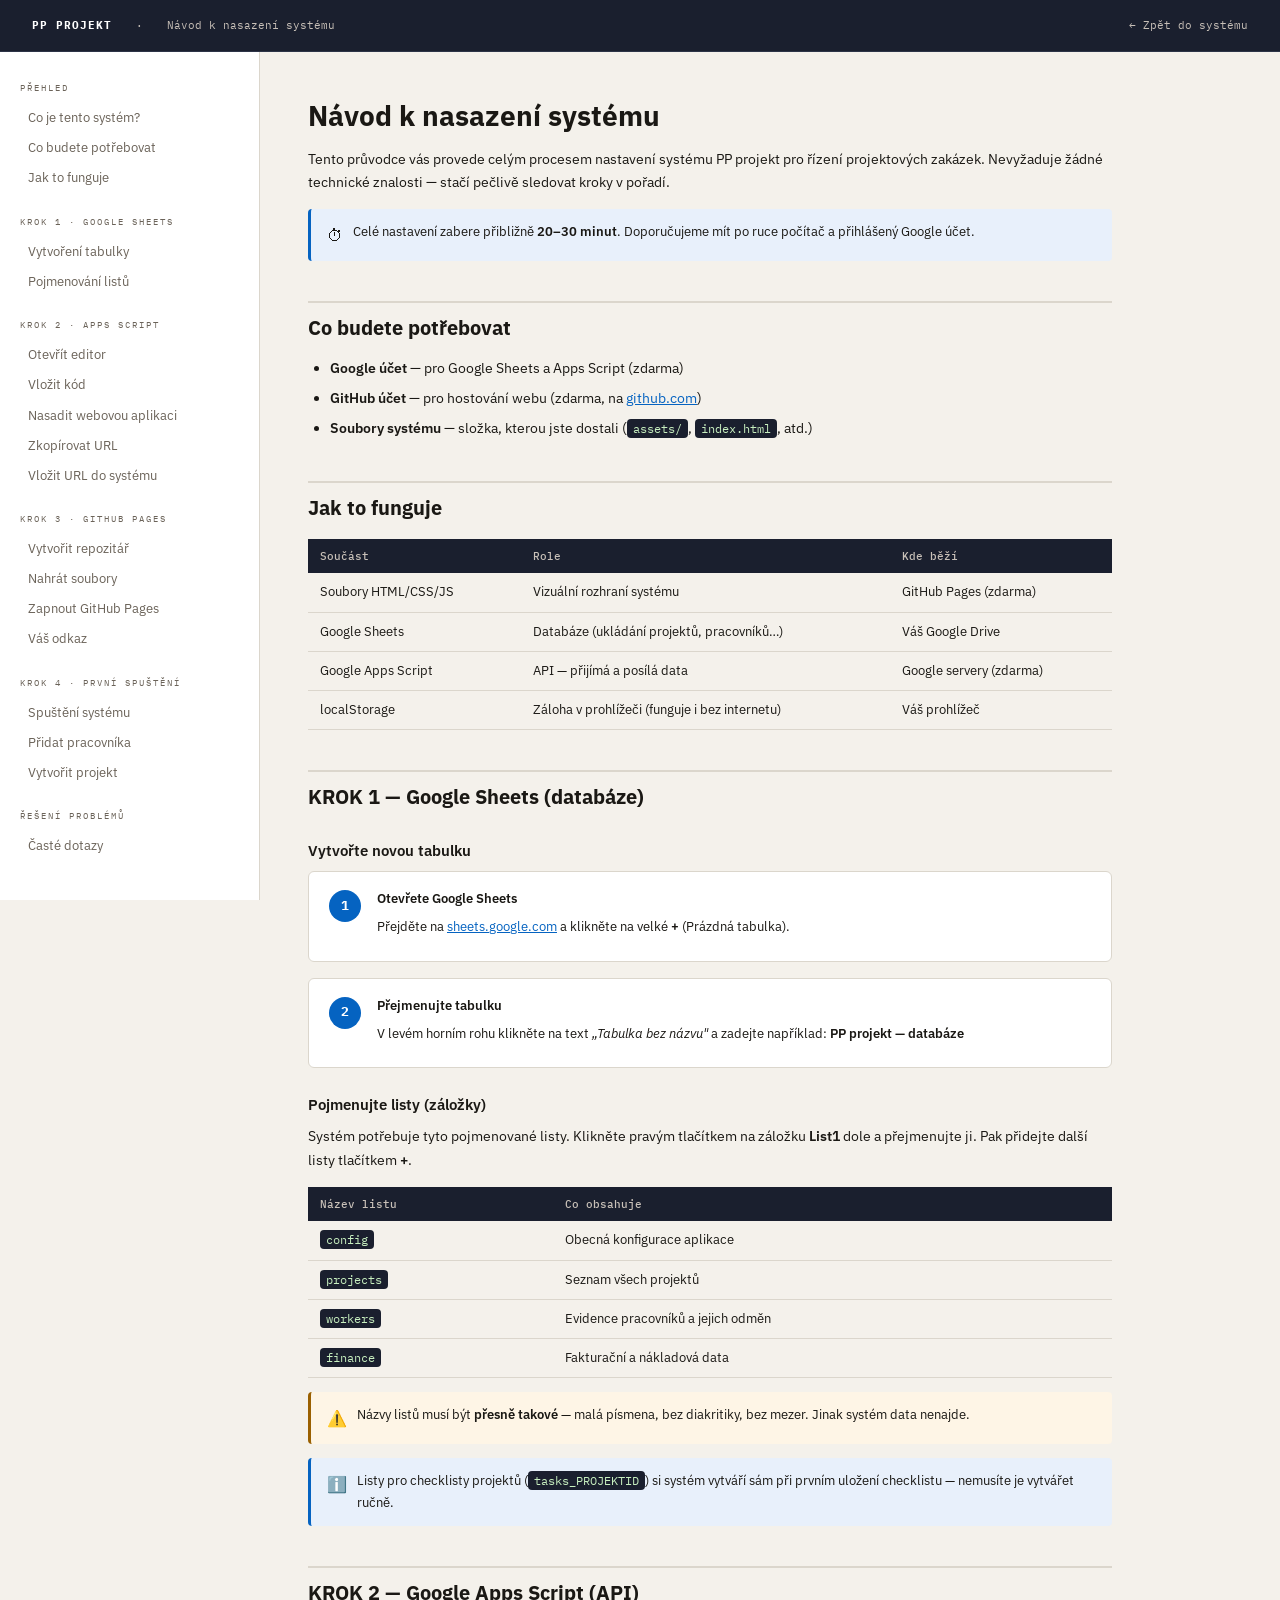
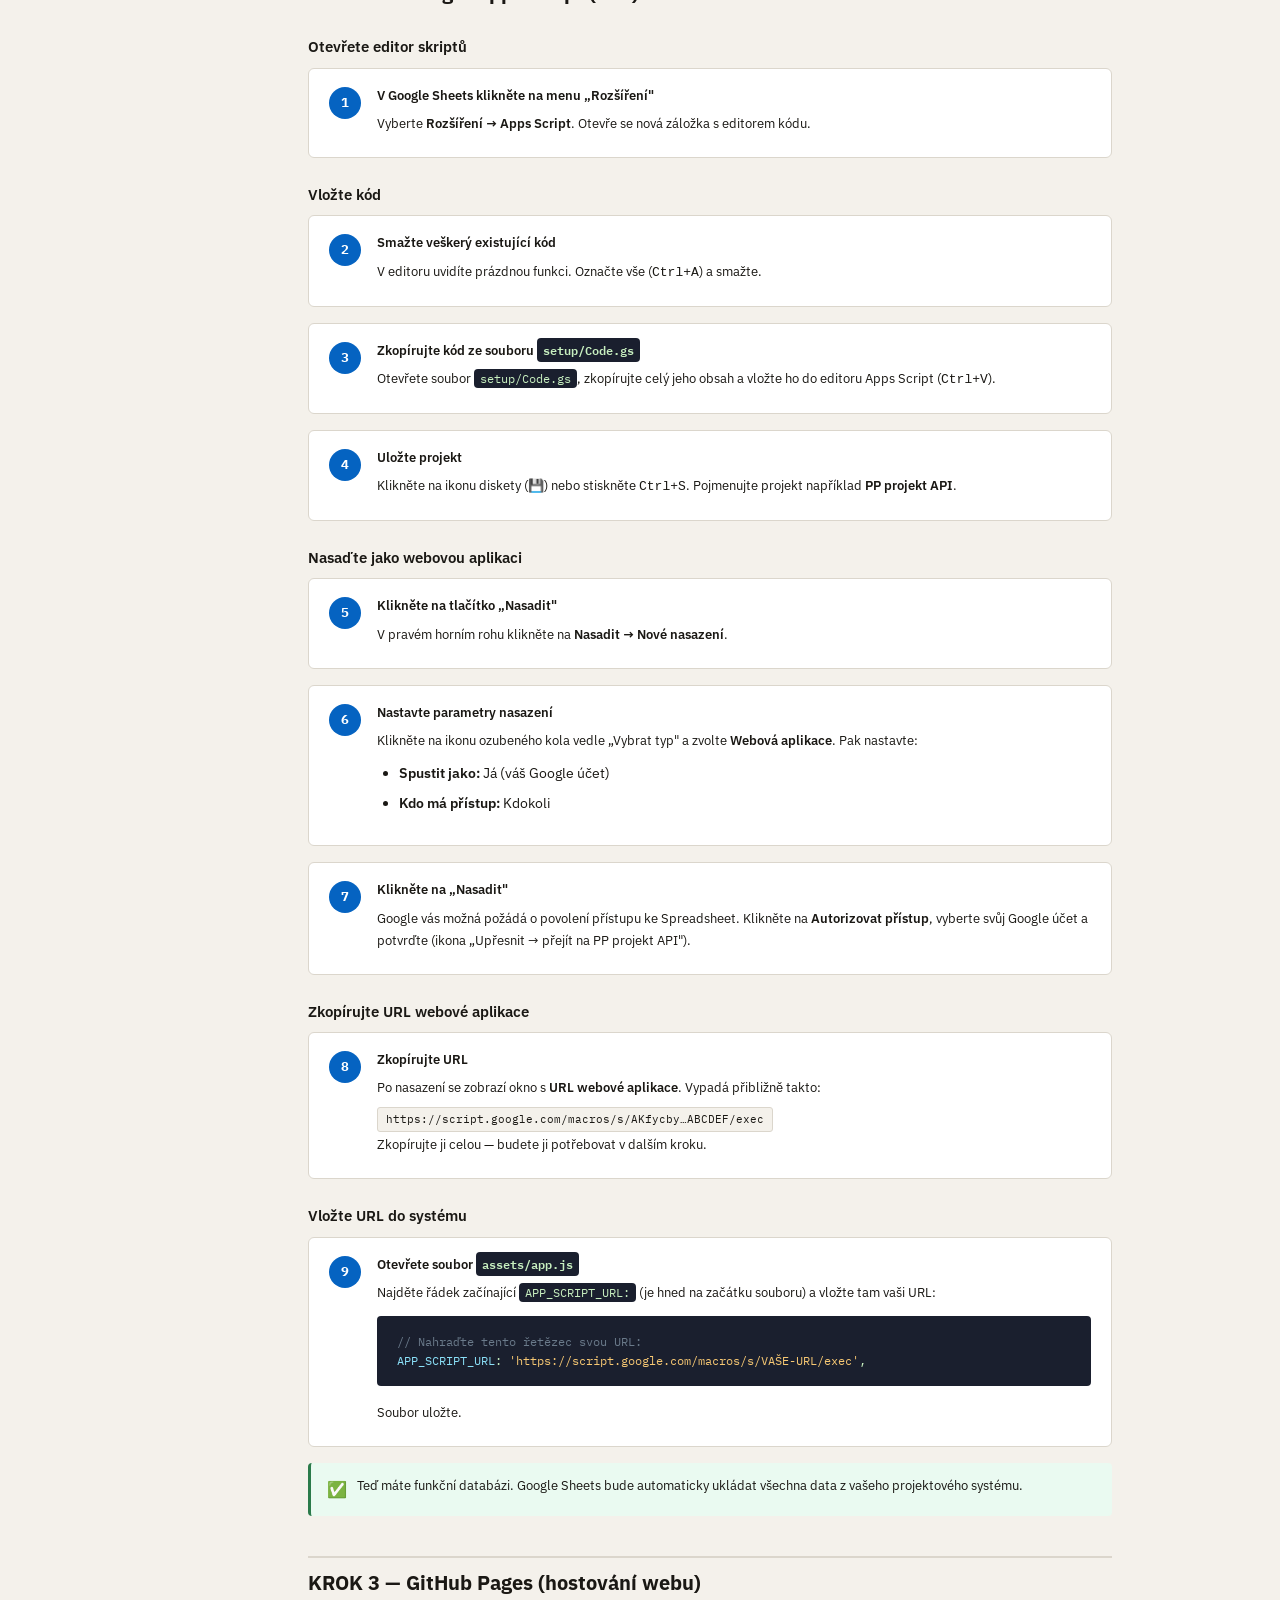
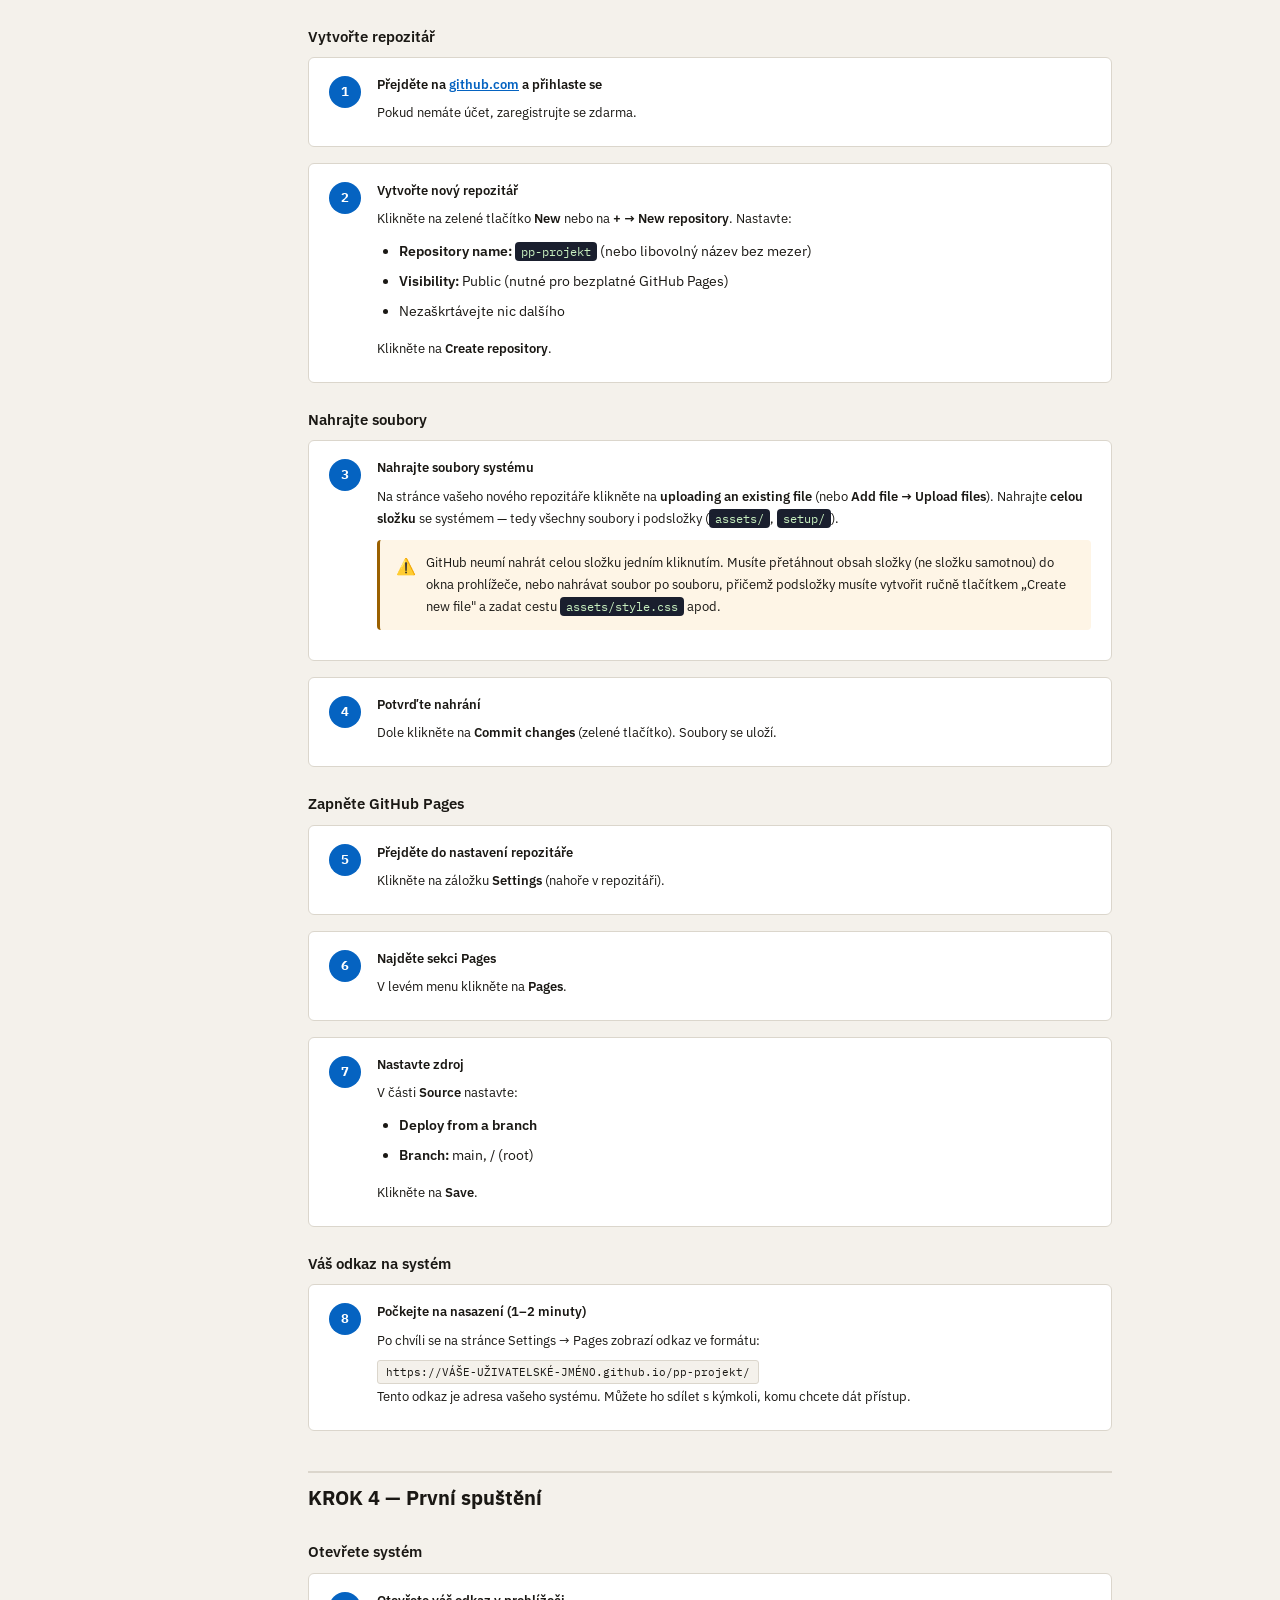
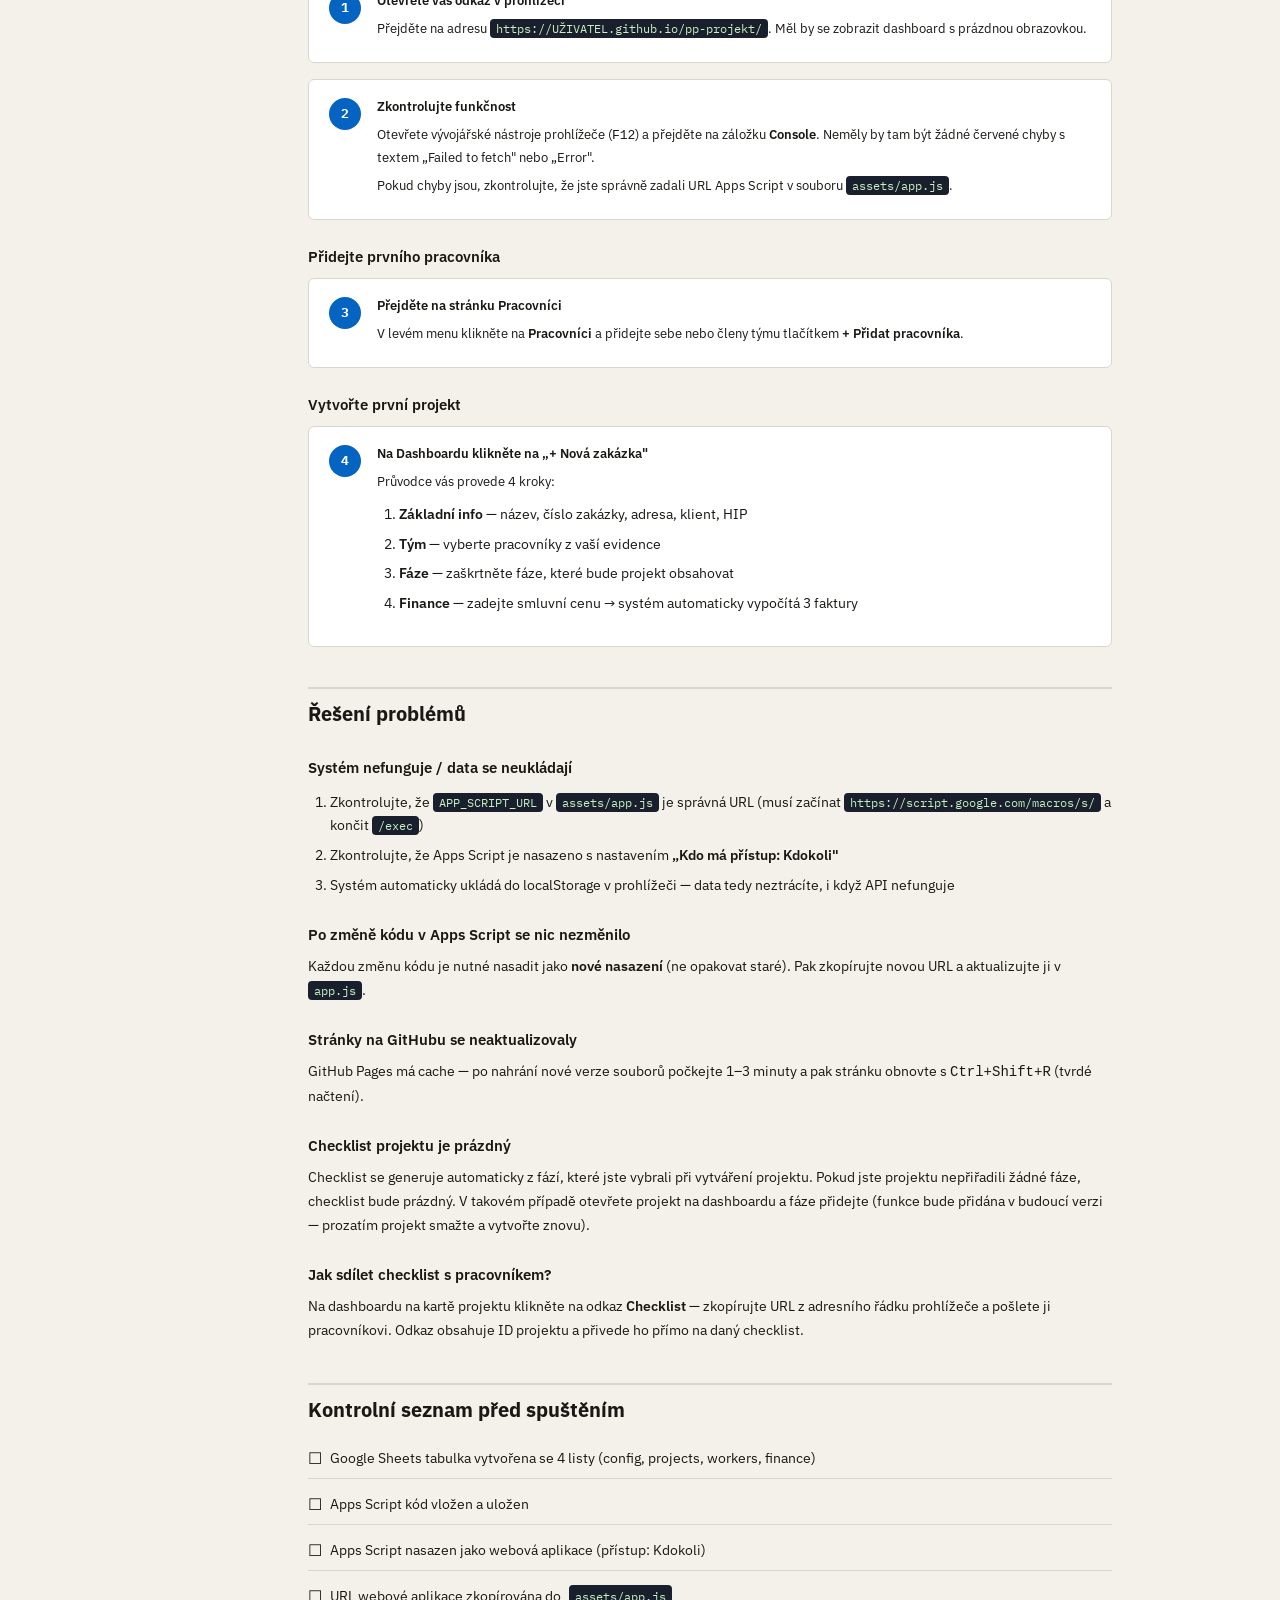
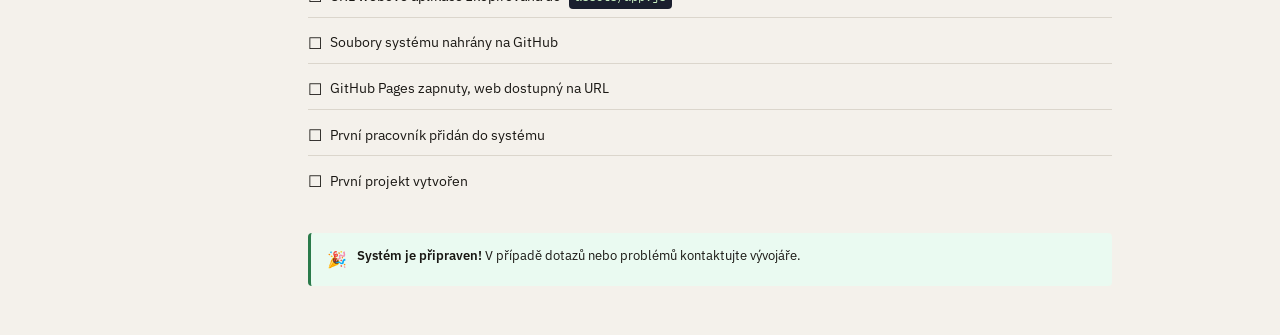
<file: NAVOD.html>
<!DOCTYPE html>
<html lang="cs">
<head>
<meta charset="UTF-8">
<meta name="viewport" content="width=device-width, initial-scale=1.0">
<title>Návod k nasazení — PP projekt s.r.o.</title>
<link rel="preconnect" href="https://fonts.googleapis.com">
<link href="https://fonts.googleapis.com/css2?family=IBM+Plex+Mono:wght@400;600&family=IBM+Plex+Sans:wght@400;500;600;700&display=swap" rel="stylesheet">
<style>
  :root {
    --accent:  #0563C1;
    --ok:      #2a7a4a;
    --warn:    #9a6000;
    --bg:      #f4f1eb;
    --surface: #ffffff;
    --border:  #dbd6cc;
    --text:    #1a1814;
    --text-m:  #6b6359;
    --mono:    'IBM Plex Mono', monospace;
    --sans:    'IBM Plex Sans', sans-serif;
  }
  * { box-sizing: border-box; margin: 0; padding: 0; }
  body { font-family: var(--sans); background: var(--bg); color: var(--text); font-size: 14px; line-height: 1.7; }
  a { color: var(--accent); }

  /* LAYOUT */
  .nav {
    position: sticky; top: 0; z-index: 100;
    background: #1a1f2e; color: #c8c0b8;
    display: flex; align-items: center; gap: 24px;
    padding: 0 32px; height: 52px;
    font-family: var(--mono); font-size: 11px;
    border-bottom: 1px solid #2d3447;
  }
  .nav-logo { color: #fff; font-weight: 700; letter-spacing: 1px; }
  .nav a { color: #c8c0b8; text-decoration: none; }
  .nav a:hover { color: #fff; }
  .nav-spacer { flex: 1; }

  .layout { display: flex; min-height: calc(100vh - 52px); }

  /* SIDEBAR TOC */
  .toc {
    width: 260px; flex-shrink: 0;
    background: var(--surface);
    border-right: 1px solid var(--border);
    padding: 28px 20px;
    position: sticky; top: 52px;
    height: calc(100vh - 52px);
    overflow-y: auto;
  }
  .toc-section { font-family: var(--mono); font-size: 9px; letter-spacing: 2px; text-transform: uppercase; color: var(--text-m); margin: 20px 0 8px; }
  .toc-section:first-child { margin-top: 0; }
  .toc a {
    display: block; padding: 4px 8px; border-radius: 3px;
    color: var(--text-m); text-decoration: none; font-size: 13px;
    transition: background .1s;
  }
  .toc a:hover { background: var(--bg); color: var(--text); }
  .toc a.active { background: var(--accent); color: #fff; }

  /* CONTENT */
  .content { flex: 1; padding: 40px 48px; max-width: 900px; }

  h1 { font-size: 28px; font-weight: 700; margin-bottom: 8px; }
  h2 { font-size: 20px; font-weight: 700; margin: 40px 0 12px; padding-top: 8px; border-top: 2px solid var(--border); }
  h3 { font-size: 15px; font-weight: 600; margin: 24px 0 8px; }
  p  { margin-bottom: 12px; }
  ul, ol { margin: 10px 0 14px 22px; }
  li { margin-bottom: 6px; }
  strong { font-weight: 600; }

  /* STEP BOX */
  .step {
    display: flex; gap: 16px; align-items: flex-start;
    background: var(--surface);
    border: 1px solid var(--border);
    border-radius: 6px;
    padding: 16px 20px;
    margin-bottom: 16px;
  }
  .step-num {
    width: 32px; height: 32px;
    background: var(--accent); color: #fff;
    border-radius: 50%;
    display: flex; align-items: center; justify-content: center;
    font-family: var(--mono); font-size: 13px; font-weight: 700;
    flex-shrink: 0; margin-top: 2px;
  }
  .step-body { flex: 1; }
  .step-body h4 { font-size: 13px; font-weight: 600; margin-bottom: 6px; }
  .step-body p  { font-size: 13px; margin-bottom: 6px; }

  /* CODE */
  pre, code {
    font-family: var(--mono);
    font-size: 12px;
    background: #1a1f2e;
    color: #c8f0c0;
    border-radius: 4px;
  }
  code { padding: 2px 6px; }
  pre  { padding: 16px 20px; overflow-x: auto; margin: 12px 0 16px; line-height: 1.6; }
  pre .comment { color: #6a7a8a; }
  pre .key     { color: #8be0f8; }
  pre .val     { color: #f7c873; }

  /* CALLOUT */
  .callout {
    border-radius: 4px; padding: 12px 16px; margin: 14px 0;
    display: flex; gap: 10px; align-items: flex-start;
    font-size: 13px; border-left: 3px solid;
  }
  .callout-info  { background: #e8f0fb; border-color: var(--accent); }
  .callout-warn  { background: #fef5e6; border-color: var(--warn); }
  .callout-ok    { background: #eafaf1; border-color: var(--ok); }
  .callout-icon  { font-size: 16px; flex-shrink: 0; margin-top: 1px; }

  /* TABLE */
  table { width: 100%; border-collapse: collapse; margin: 14px 0; font-size: 13px; }
  th { background: #1a1f2e; color: #c8c0b8; font-family: var(--mono); font-size: 11px; font-weight: 500; padding: 8px 12px; text-align: left; }
  td { padding: 8px 12px; border-bottom: 1px solid var(--border); }
  tr:nth-child(even) td { background: var(--bg); }

  /* URL TAG */
  .url-tag {
    display: inline-block;
    font-family: var(--mono); font-size: 11px;
    background: var(--bg); border: 1px solid var(--border);
    border-radius: 3px; padding: 2px 8px; margin: 2px 0;
    word-break: break-all;
  }

  /* BADGE */
  .badge {
    display: inline-block;
    font-family: var(--mono); font-size: 10px;
    padding: 2px 8px; border-radius: 2px; font-weight: 600;
  }
  .badge-blue   { background: #dbeafe; color: #1d4ed8; }
  .badge-green  { background: #d1fae5; color: #065f46; }
  .badge-orange { background: #ffedd5; color: #9a3412; }

  /* DONE CHECK */
  .done-list { list-style: none; margin: 10px 0; padding: 0; }
  .done-list li { padding: 6px 0; border-bottom: 1px solid var(--border); display: flex; gap: 8px; align-items: center; }
  .done-list li::before { content: '☐'; font-size: 16px; flex-shrink: 0; }
  .done-list li:last-child { border-bottom: none; }
</style>
</head>
<body>

<nav class="nav">
  <span class="nav-logo">PP PROJEKT</span>
  <span>·</span>
  <span>Návod k nasazení systému</span>
  <div class="nav-spacer"></div>
  <a href="index.html">← Zpět do systému</a>
</nav>

<div class="layout">
  <!-- TOC -->
  <aside class="toc">
    <div class="toc-section">Přehled</div>
    <a href="#uvod">Co je tento systém?</a>
    <a href="#pozadavky">Co budete potřebovat</a>
    <a href="#architektura">Jak to funguje</a>

    <div class="toc-section">Krok 1 · Google Sheets</div>
    <a href="#sheets-vytvorit">Vytvoření tabulky</a>
    <a href="#sheets-listy">Pojmenování listů</a>

    <div class="toc-section">Krok 2 · Apps Script</div>
    <a href="#gs-otevrit">Otevřít editor</a>
    <a href="#gs-kod">Vložit kód</a>
    <a href="#gs-nasadit">Nasadit webovou aplikaci</a>
    <a href="#gs-url">Zkopírovat URL</a>
    <a href="#gs-vložit">Vložit URL do systému</a>

    <div class="toc-section">Krok 3 · GitHub Pages</div>
    <a href="#gh-repo">Vytvořit repozitář</a>
    <a href="#gh-upload">Nahrát soubory</a>
    <a href="#gh-pages">Zapnout GitHub Pages</a>
    <a href="#gh-odkaz">Váš odkaz</a>

    <div class="toc-section">Krok 4 · První spuštění</div>
    <a href="#first-run">Spuštění systému</a>
    <a href="#first-worker">Přidat pracovníka</a>
    <a href="#first-project">Vytvořit projekt</a>

    <div class="toc-section">Řešení problémů</div>
    <a href="#troubleshoot">Časté dotazy</a>
  </aside>

  <!-- CONTENT -->
  <main class="content">

    <h1 id="uvod">Návod k nasazení systému</h1>
    <p>Tento průvodce vás provede celým procesem nastavení systému PP projekt pro řízení projektových zakázek. Nevyžaduje žádné technické znalosti — stačí pečlivě sledovat kroky v pořadí.</p>

    <div class="callout callout-info">
      <span class="callout-icon">⏱</span>
      <div>Celé nastavení zabere přibližně <strong>20–30 minut</strong>. Doporučujeme mít po ruce počítač a přihlášený Google účet.</div>
    </div>

    <!-- ─────────────────────────────── -->
    <h2 id="pozadavky">Co budete potřebovat</h2>
    <ul>
      <li><strong>Google účet</strong> — pro Google Sheets a Apps Script (zdarma)</li>
      <li><strong>GitHub účet</strong> — pro hostování webu (zdarma, na <a href="https://github.com" target="_blank">github.com</a>)</li>
      <li><strong>Soubory systému</strong> — složka, kterou jste dostali (<code>assets/</code>, <code>index.html</code>, atd.)</li>
    </ul>

    <!-- ─────────────────────────────── -->
    <h2 id="architektura">Jak to funguje</h2>
    <table>
      <thead><tr><th>Součást</th><th>Role</th><th>Kde běží</th></tr></thead>
      <tbody>
        <tr><td>Soubory HTML/CSS/JS</td><td>Vizuální rozhraní systému</td><td>GitHub Pages (zdarma)</td></tr>
        <tr><td>Google Sheets</td><td>Databáze (ukládání projektů, pracovníků…)</td><td>Váš Google Drive</td></tr>
        <tr><td>Google Apps Script</td><td>API — přijímá a posílá data</td><td>Google servery (zdarma)</td></tr>
        <tr><td>localStorage</td><td>Záloha v prohlížeči (funguje i bez internetu)</td><td>Váš prohlížeč</td></tr>
      </tbody>
    </table>

    <!-- ═══════════════════════════════ -->
    <h2>KROK 1 — Google Sheets (databáze)</h2>

    <h3 id="sheets-vytvorit">Vytvořte novou tabulku</h3>
    <div class="step"><div class="step-num">1</div><div class="step-body">
      <h4>Otevřete Google Sheets</h4>
      <p>Přejděte na <a href="https://sheets.google.com" target="_blank">sheets.google.com</a> a klikněte na velké <strong>+</strong> (Prázdná tabulka).</p>
    </div></div>

    <div class="step"><div class="step-num">2</div><div class="step-body">
      <h4>Přejmenujte tabulku</h4>
      <p>V levém horním rohu klikněte na text <em>„Tabulka bez názvu"</em> a zadejte například: <strong>PP projekt — databáze</strong></p>
    </div></div>

    <h3 id="sheets-listy">Pojmenujte listy (záložky)</h3>
    <p>Systém potřebuje tyto pojmenované listy. Klikněte pravým tlačítkem na záložku <strong>List1</strong> dole a přejmenujte ji. Pak přidejte další listy tlačítkem <strong>+</strong>.</p>

    <table>
      <thead><tr><th>Název listu</th><th>Co obsahuje</th></tr></thead>
      <tbody>
        <tr><td><code>config</code></td><td>Obecná konfigurace aplikace</td></tr>
        <tr><td><code>projects</code></td><td>Seznam všech projektů</td></tr>
        <tr><td><code>workers</code></td><td>Evidence pracovníků a jejich odměn</td></tr>
        <tr><td><code>finance</code></td><td>Fakturační a nákladová data</td></tr>
      </tbody>
    </table>

    <div class="callout callout-warn">
      <span class="callout-icon">⚠️</span>
      <div>Názvy listů musí být <strong>přesně takové</strong> — malá písmena, bez diakritiky, bez mezer. Jinak systém data nenajde.</div>
    </div>

    <div class="callout callout-info">
      <span class="callout-icon">ℹ️</span>
      <div>Listy pro checklisty projektů (<code>tasks_PROJEKTID</code>) si systém vytváří sám při prvním uložení checklistu — nemusíte je vytvářet ručně.</div>
    </div>

    <!-- ═══════════════════════════════ -->
    <h2>KROK 2 — Google Apps Script (API)</h2>

    <h3 id="gs-otevrit">Otevřete editor skriptů</h3>
    <div class="step"><div class="step-num">1</div><div class="step-body">
      <h4>V Google Sheets klikněte na menu „Rozšíření"</h4>
      <p>Vyberte <strong>Rozšíření → Apps Script</strong>. Otevře se nová záložka s editorem kódu.</p>
    </div></div>

    <h3 id="gs-kod">Vložte kód</h3>
    <div class="step"><div class="step-num">2</div><div class="step-body">
      <h4>Smažte veškerý existující kód</h4>
      <p>V editoru uvidíte prázdnou funkci. Označte vše (<kbd>Ctrl+A</kbd>) a smažte.</p>
    </div></div>

    <div class="step"><div class="step-num">3</div><div class="step-body">
      <h4>Zkopírujte kód ze souboru <code>setup/Code.gs</code></h4>
      <p>Otevřete soubor <code>setup/Code.gs</code>, zkopírujte celý jeho obsah a vložte ho do editoru Apps Script (<kbd>Ctrl+V</kbd>).</p>
    </div></div>

    <div class="step"><div class="step-num">4</div><div class="step-body">
      <h4>Uložte projekt</h4>
      <p>Klikněte na ikonu diskety (💾) nebo stiskněte <kbd>Ctrl+S</kbd>. Pojmenujte projekt například <strong>PP projekt API</strong>.</p>
    </div></div>

    <h3 id="gs-nasadit">Nasaďte jako webovou aplikaci</h3>
    <div class="step"><div class="step-num">5</div><div class="step-body">
      <h4>Klikněte na tlačítko „Nasadit"</h4>
      <p>V pravém horním rohu klikněte na <strong>Nasadit → Nové nasazení</strong>.</p>
    </div></div>

    <div class="step"><div class="step-num">6</div><div class="step-body">
      <h4>Nastavte parametry nasazení</h4>
      <p>Klikněte na ikonu ozubeného kola vedle „Vybrat typ" a zvolte <strong>Webová aplikace</strong>. Pak nastavte:</p>
      <ul>
        <li><strong>Spustit jako:</strong> Já (váš Google účet)</li>
        <li><strong>Kdo má přístup:</strong> Kdokoli</li>
      </ul>
    </div></div>

    <div class="step"><div class="step-num">7</div><div class="step-body">
      <h4>Klikněte na „Nasadit"</h4>
      <p>Google vás možná požádá o povolení přístupu ke Spreadsheet. Klikněte na <strong>Autorizovat přístup</strong>, vyberte svůj Google účet a potvrďte (ikona „Upřesnit → přejít na PP projekt API").</p>
    </div></div>

    <h3 id="gs-url">Zkopírujte URL webové aplikace</h3>
    <div class="step"><div class="step-num">8</div><div class="step-body">
      <h4>Zkopírujte URL</h4>
      <p>Po nasazení se zobrazí okno s <strong>URL webové aplikace</strong>. Vypadá přibližně takto:</p>
      <div class="url-tag">https://script.google.com/macros/s/AKfycby…ABCDEF/exec</div>
      <p>Zkopírujte ji celou — budete ji potřebovat v dalším kroku.</p>
    </div></div>

    <h3 id="gs-vložit">Vložte URL do systému</h3>
    <div class="step"><div class="step-num">9</div><div class="step-body">
      <h4>Otevřete soubor <code>assets/app.js</code></h4>
      <p>Najděte řádek začínající <code>APP_SCRIPT_URL:</code> (je hned na začátku souboru) a vložte tam vaši URL:</p>
      <pre><span class="comment">// Nahraďte tento řetězec svou URL:</span>
<span class="key">APP_SCRIPT_URL</span>: <span class="val">'https://script.google.com/macros/s/VAŠE-URL/exec'</span>,</pre>
      <p>Soubor uložte.</p>
    </div></div>

    <div class="callout callout-ok">
      <span class="callout-icon">✅</span>
      <div>Teď máte funkční databázi. Google Sheets bude automaticky ukládat všechna data z vašeho projektového systému.</div>
    </div>

    <!-- ═══════════════════════════════ -->
    <h2>KROK 3 — GitHub Pages (hostování webu)</h2>

    <h3 id="gh-repo">Vytvořte repozitář</h3>
    <div class="step"><div class="step-num">1</div><div class="step-body">
      <h4>Přejděte na <a href="https://github.com" target="_blank">github.com</a> a přihlaste se</h4>
      <p>Pokud nemáte účet, zaregistrujte se zdarma.</p>
    </div></div>

    <div class="step"><div class="step-num">2</div><div class="step-body">
      <h4>Vytvořte nový repozitář</h4>
      <p>Klikněte na zelené tlačítko <strong>New</strong> nebo na <strong>+ → New repository</strong>. Nastavte:</p>
      <ul>
        <li><strong>Repository name:</strong> <code>pp-projekt</code> (nebo libovolný název bez mezer)</li>
        <li><strong>Visibility:</strong> Public (nutné pro bezplatné GitHub Pages)</li>
        <li>Nezaškrtávejte nic dalšího</li>
      </ul>
      <p>Klikněte na <strong>Create repository</strong>.</p>
    </div></div>

    <h3 id="gh-upload">Nahrajte soubory</h3>
    <div class="step"><div class="step-num">3</div><div class="step-body">
      <h4>Nahrajte soubory systému</h4>
      <p>Na stránce vašeho nového repozitáře klikněte na <strong>uploading an existing file</strong> (nebo <strong>Add file → Upload files</strong>). Nahrajte <strong>celou složku</strong> se systémem — tedy všechny soubory i podsložky (<code>assets/</code>, <code>setup/</code>).</p>
      <div class="callout callout-warn" style="margin-top:10px">
        <span class="callout-icon">⚠️</span>
        <div>GitHub neumí nahrát celou složku jedním kliknutím. Musíte přetáhnout obsah složky (ne složku samotnou) do okna prohlížeče, nebo nahrávat soubor po souboru, přičemž podsložky musíte vytvořit ručně tlačítkem „Create new file" a zadat cestu <code>assets/style.css</code> apod.</div>
      </div>
    </div></div>

    <div class="step"><div class="step-num">4</div><div class="step-body">
      <h4>Potvrďte nahrání</h4>
      <p>Dole klikněte na <strong>Commit changes</strong> (zelené tlačítko). Soubory se uloží.</p>
    </div></div>

    <h3 id="gh-pages">Zapněte GitHub Pages</h3>
    <div class="step"><div class="step-num">5</div><div class="step-body">
      <h4>Přejděte do nastavení repozitáře</h4>
      <p>Klikněte na záložku <strong>Settings</strong> (nahoře v repozitáři).</p>
    </div></div>

    <div class="step"><div class="step-num">6</div><div class="step-body">
      <h4>Najděte sekci Pages</h4>
      <p>V levém menu klikněte na <strong>Pages</strong>.</p>
    </div></div>

    <div class="step"><div class="step-num">7</div><div class="step-body">
      <h4>Nastavte zdroj</h4>
      <p>V části <strong>Source</strong> nastavte:</p>
      <ul>
        <li><strong>Deploy from a branch</strong></li>
        <li><strong>Branch:</strong> main, / (root)</li>
      </ul>
      <p>Klikněte na <strong>Save</strong>.</p>
    </div></div>

    <h3 id="gh-odkaz">Váš odkaz na systém</h3>
    <div class="step"><div class="step-num">8</div><div class="step-body">
      <h4>Počkejte na nasazení (1–2 minuty)</h4>
      <p>Po chvíli se na stránce Settings → Pages zobrazí odkaz ve formátu:</p>
      <div class="url-tag">https://VÁŠE-UŽIVATELSKÉ-JMÉNO.github.io/pp-projekt/</div>
      <p>Tento odkaz je adresa vašeho systému. Můžete ho sdílet s kýmkoli, komu chcete dát přístup.</p>
    </div></div>

    <!-- ═══════════════════════════════ -->
    <h2>KROK 4 — První spuštění</h2>

    <h3 id="first-run">Otevřete systém</h3>
    <div class="step"><div class="step-num">1</div><div class="step-body">
      <h4>Otevřete váš odkaz v prohlížeči</h4>
      <p>Přejděte na adresu <code>https://UŽIVATEL.github.io/pp-projekt/</code>. Měl by se zobrazit dashboard s prázdnou obrazovkou.</p>
    </div></div>

    <div class="step"><div class="step-num">2</div><div class="step-body">
      <h4>Zkontrolujte funkčnost</h4>
      <p>Otevřete vývojářské nástroje prohlížeče (<kbd>F12</kbd>) a přejděte na záložku <strong>Console</strong>. Neměly by tam být žádné červené chyby s textem „Failed to fetch" nebo „Error".</p>
      <p>Pokud chyby jsou, zkontrolujte, že jste správně zadali URL Apps Script v souboru <code>assets/app.js</code>.</p>
    </div></div>

    <h3 id="first-worker">Přidejte prvního pracovníka</h3>
    <div class="step"><div class="step-num">3</div><div class="step-body">
      <h4>Přejděte na stránku Pracovníci</h4>
      <p>V levém menu klikněte na <strong>Pracovníci</strong> a přidejte sebe nebo členy týmu tlačítkem <strong>+ Přidat pracovníka</strong>.</p>
    </div></div>

    <h3 id="first-project">Vytvořte první projekt</h3>
    <div class="step"><div class="step-num">4</div><div class="step-body">
      <h4>Na Dashboardu klikněte na „+ Nová zakázka"</h4>
      <p>Průvodce vás provede 4 kroky:</p>
      <ol>
        <li><strong>Základní info</strong> — název, číslo zakázky, adresa, klient, HIP</li>
        <li><strong>Tým</strong> — vyberte pracovníky z vaší evidence</li>
        <li><strong>Fáze</strong> — zaškrtněte fáze, které bude projekt obsahovat</li>
        <li><strong>Finance</strong> — zadejte smluvní cenu → systém automaticky vypočítá 3 faktury</li>
      </ol>
    </div></div>

    <!-- ═══════════════════════════════ -->
    <h2 id="troubleshoot">Řešení problémů</h2>

    <h3>Systém nefunguje / data se neukládají</h3>
    <ol>
      <li>Zkontrolujte, že <code>APP_SCRIPT_URL</code> v <code>assets/app.js</code> je správná URL (musí začínat <code>https://script.google.com/macros/s/</code> a končit <code>/exec</code>)</li>
      <li>Zkontrolujte, že Apps Script je nasazeno s nastavením <strong>„Kdo má přístup: Kdokoli"</strong></li>
      <li>Systém automaticky ukládá do localStorage v prohlížeči — data tedy neztrácíte, i když API nefunguje</li>
    </ol>

    <h3>Po změně kódu v Apps Script se nic nezměnilo</h3>
    <p>Každou změnu kódu je nutné nasadit jako <strong>nové nasazení</strong> (ne opakovat staré). Pak zkopírujte novou URL a aktualizujte ji v <code>app.js</code>.</p>

    <h3>Stránky na GitHubu se neaktualizovaly</h3>
    <p>GitHub Pages má cache — po nahrání nové verze souborů počkejte 1–3 minuty a pak stránku obnovte s <kbd>Ctrl+Shift+R</kbd> (tvrdé načtení).</p>

    <h3>Checklist projektu je prázdný</h3>
    <p>Checklist se generuje automaticky z fází, které jste vybrali při vytváření projektu. Pokud jste projektu nepřiřadili žádné fáze, checklist bude prázdný. V takovém případě otevřete projekt na dashboardu a fáze přidejte (funkce bude přidána v budoucí verzi — prozatím projekt smažte a vytvořte znovu).</p>

    <h3>Jak sdílet checklist s pracovníkem?</h3>
    <p>Na dashboardu na kartě projektu klikněte na odkaz <strong>Checklist</strong> — zkopírujte URL z adresního řádku prohlížeče a pošlete ji pracovníkovi. Odkaz obsahuje ID projektu a přivede ho přímo na daný checklist.</p>

    <!-- CHECKLIST -->
    <h2>Kontrolní seznam před spuštěním</h2>
    <ul class="done-list">
      <li>Google Sheets tabulka vytvořena se 4 listy (config, projects, workers, finance)</li>
      <li>Apps Script kód vložen a uložen</li>
      <li>Apps Script nasazen jako webová aplikace (přístup: Kdokoli)</li>
      <li>URL webové aplikace zkopírována do <code>assets/app.js</code></li>
      <li>Soubory systému nahrány na GitHub</li>
      <li>GitHub Pages zapnuty, web dostupný na URL</li>
      <li>První pracovník přidán do systému</li>
      <li>První projekt vytvořen</li>
    </ul>

    <div class="callout callout-ok" style="margin-top:32px">
      <span class="callout-icon">🎉</span>
      <div><strong>Systém je připraven!</strong> V případě dotazů nebo problémů kontaktujte vývojáře.</div>
    </div>

  </main>
</div>

<script>
// Highlight active TOC link on scroll
const headings = document.querySelectorAll('h2[id], h3[id]');
const links = document.querySelectorAll('.toc a');

function updateTOC() {
  let current = '';
  headings.forEach(h => { if (h.getBoundingClientRect().top < 120) current = h.id; });
  links.forEach(a => {
    a.classList.toggle('active', a.getAttribute('href') === '#' + current);
  });
}
window.addEventListener('scroll', updateTOC, { passive: true });
updateTOC();
</script>
</body>
</html>
</file>
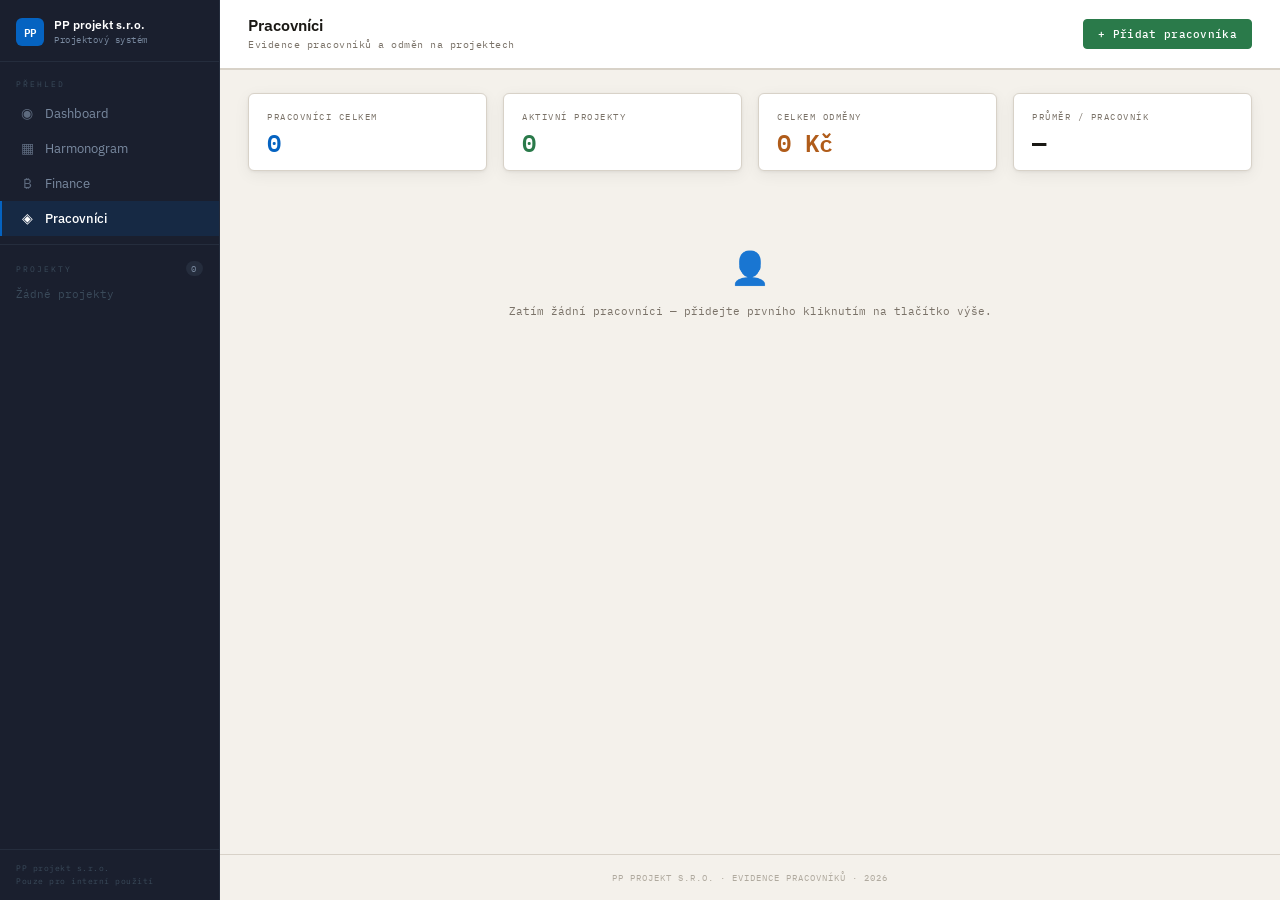
<file: pracovnici.html>
<!DOCTYPE html>
<html lang="cs">
<head>
<meta charset="UTF-8">
<meta name="viewport" content="width=device-width, initial-scale=1.0">
<title>Pracovníci — PP projekt s.r.o.</title>
<link rel="stylesheet" href="assets/style.css">
<style>
/* ── WORKER CARDS ── */
.worker-grid {
  display: grid;
  grid-template-columns: repeat(auto-fill, minmax(340px, 1fr));
  gap: 16px;
  margin-bottom: 24px;
}
.worker-card {
  background: var(--surface);
  border: 1px solid var(--border);
  border-radius: 6px;
  box-shadow: var(--sh);
  overflow: hidden;
}
.worker-card-header {
  padding: 14px 18px 10px;
  border-bottom: 1px solid var(--border);
  display: flex;
  align-items: flex-start;
  gap: 14px;
}
.worker-avatar {
  width: 38px; height: 38px;
  border-radius: 50%;
  background: var(--accent);
  color: #fff;
  display: flex; align-items: center; justify-content: center;
  font-family: var(--mono);
  font-size: 14px;
  font-weight: 700;
  flex-shrink: 0;
}
.worker-name { font-size: 14px; font-weight: 600; }
.worker-role { font-family: var(--mono); font-size: 10px; color: var(--text-m); margin-top: 2px; }
.worker-contact { font-size: 11px; color: var(--text-m); margin-top: 2px; }
.worker-card-actions { margin-left: auto; display: flex; gap: 6px; align-items: flex-start; }
.worker-card-body { padding: 14px 18px; }
.worker-projects-label {
  font-family: var(--mono);
  font-size: 9px;
  text-transform: uppercase;
  letter-spacing: 1.5px;
  color: var(--text-m);
  margin-bottom: 10px;
}
.reward-row {
  display: flex;
  align-items: center;
  gap: 10px;
  margin-bottom: 8px;
  font-size: 12px;
}
.reward-row .proj-label {
  flex: 1;
  overflow: hidden;
  text-overflow: ellipsis;
  white-space: nowrap;
  color: var(--text);
}
.reward-row .reward-input {
  width: 100px;
  font-family: var(--mono);
  font-size: 11px;
  text-align: right;
}
.reward-row .reward-note {
  flex: 1;
  font-size: 10px;
}
.reward-row .proj-color {
  width: 8px; height: 8px;
  border-radius: 50%;
  flex-shrink: 0;
}
.worker-empty { font-family: var(--mono); font-size: 10px; color: var(--text-m); text-align: center; padding: 12px 0; }

/* ── MODAL ── */
.modal-form-grid {
  display: grid;
  grid-template-columns: 1fr 1fr;
  gap: 14px;
}
.modal-form-grid .full { grid-column: 1/-1; }
</style>
</head>
<body>

<nav class="sidebar" id="sidebar"></nav>

<div class="main-wrap">
  <div class="page-header">
    <div class="page-header-left">
      <div class="page-title">Pracovníci</div>
      <div class="page-subtitle">Evidence pracovníků a odměn na projektech</div>
    </div>
    <div class="page-header-right">
      <button class="btn btn-ok" onclick="Utils.openModal('modal-add')">+ Přidat pracovníka</button>
    </div>
  </div>

  <div class="content">
    <!-- KPI summary -->
    <div class="kpi-grid" id="kpi-grid" style="grid-template-columns: repeat(4,1fr); margin-bottom:24px">
      <div class="kpi-card kpi-accent">
        <div class="kpi-label">Pracovníci celkem</div>
        <div class="kpi-value" id="kpi-count">—</div>
      </div>
      <div class="kpi-card kpi-ok">
        <div class="kpi-label">Aktivní projekty</div>
        <div class="kpi-value" id="kpi-active">—</div>
      </div>
      <div class="kpi-card kpi-warn">
        <div class="kpi-label">Celkem odměny</div>
        <div class="kpi-value" id="kpi-rewards">—</div>
      </div>
      <div class="kpi-card">
        <div class="kpi-label">Průměr / pracovník</div>
        <div class="kpi-value" id="kpi-avg">—</div>
      </div>
    </div>

    <!-- Worker grid -->
    <div id="worker-grid">
      <div class="loading-state"><div class="spinner"></div> Načítám pracovníky…</div>
    </div>
  </div>

  <div class="page-footer">PP projekt s.r.o. · Evidence pracovníků · <span id="footer-year"></span></div>
</div>

<!-- ── MODAL: Přidat / editovat pracovníka ── -->
<div class="modal-overlay" id="modal-add">
  <div class="modal" style="max-width:520px">
    <div class="modal-header">
      <div class="modal-title" id="modal-add-title">Přidat pracovníka</div>
      <button class="modal-close" onclick="Utils.closeModal('modal-add')">✕</button>
    </div>
    <div class="modal-body">
      <div class="modal-form-grid">
        <div class="form-group full">
          <label class="form-label">Jméno a příjmení *</label>
          <input class="form-input" id="f-name" placeholder="Jan Novák" required>
        </div>
        <div class="form-group">
          <label class="form-label">Role / pozice</label>
          <input class="form-input" id="f-role" placeholder="Projektant, HIP, …">
        </div>
        <div class="form-group">
          <label class="form-label">Telefon</label>
          <input class="form-input" id="f-phone" placeholder="+420 …">
        </div>
        <div class="form-group">
          <label class="form-label">E-mail</label>
          <input class="form-input" id="f-email" type="email" placeholder="jan@pprojekt.cz">
        </div>
        <div class="form-group">
          <label class="form-label">Poznámka</label>
          <input class="form-input" id="f-note" placeholder="Interní, OSVČ, …">
        </div>
      </div>
    </div>
    <div class="modal-footer">
      <button class="btn" onclick="Utils.closeModal('modal-add')">Zrušit</button>
      <button class="btn btn-ok" onclick="saveWorker()">Uložit</button>
    </div>
  </div>
</div>

<!-- ── MODAL: Přiřadit projekt ── -->
<div class="modal-overlay" id="modal-assign">
  <div class="modal" style="max-width:460px">
    <div class="modal-header">
      <div class="modal-title">Přiřadit projekt</div>
      <button class="modal-close" onclick="Utils.closeModal('modal-assign')">✕</button>
    </div>
    <div class="modal-body">
      <div class="form-group">
        <label class="form-label">Vyberte projekt</label>
        <select class="form-select" id="assign-proj"></select>
      </div>
      <div class="form-group">
        <label class="form-label">Fixní odměna (Kč bez DPH)</label>
        <input class="form-input" id="assign-amount" type="number" placeholder="0">
      </div>
      <div class="form-group">
        <label class="form-label">Poznámka</label>
        <input class="form-input" id="assign-note" placeholder="volitelná poznámka…">
      </div>
    </div>
    <div class="modal-footer">
      <button class="btn" onclick="Utils.closeModal('modal-assign')">Zrušit</button>
      <button class="btn btn-ok" onclick="confirmAssign()">Přidat</button>
    </div>
  </div>
</div>

<script src="assets/app.js"></script>
<script>
let workers  = [];
let projects = [];
let editingId = null;
let assigningId = null;

async function init() {
  Sidebar.render('pracovnici');
  document.getElementById('footer-year').textContent = new Date().getFullYear();
  Utils.setupModalClose('modal-add');
  Utils.setupModalClose('modal-assign');
  await reload();
}

async function reload() {
  [workers, projects] = await Promise.all([STORE.getWorkers(), STORE.getProjects()]);
  updateKPI();
  renderGrid();
}

/* ── KPI ── */
function updateKPI() {
  let totalReward = 0;
  workers.forEach(w => {
    Object.values(w.projectRewards || {}).forEach(r => { totalReward += Utils.parseKc(r.amount); });
  });
  const active = projects.filter(p => p.status === 'probihá' || p.status === 'nová').length;

  document.getElementById('kpi-count').textContent   = workers.length;
  document.getElementById('kpi-active').textContent  = active;
  document.getElementById('kpi-rewards').textContent = Utils.formatKc(totalReward);
  document.getElementById('kpi-avg').textContent     = workers.length
    ? Utils.formatKc(Math.round(totalReward / workers.length)) : '—';
}

/* ── RENDER GRID ── */
function renderGrid() {
  const el = document.getElementById('worker-grid');
  if (!workers.length) {
    el.innerHTML = `<div class="empty-state">
      <div class="empty-icon">👤</div>
      Zatím žádní pracovníci — přidejte prvního kliknutím na tlačítko výše.
    </div>`;
    return;
  }
  el.innerHTML = `<div class="worker-grid">${workers.map(w => renderCard(w)).join('')}</div>`;
}

function renderCard(w) {
  const initials = w.name.split(' ').map(x=>x[0]).join('').slice(0,2).toUpperCase();
  const rewards  = w.projectRewards || {};
  const myProjs  = projects.filter(p => rewards[p.id] !== undefined);

  const rewardRows = myProjs.length
    ? myProjs.map(p => `<div class="reward-row">
        <div class="proj-color" style="background:${p.color}"></div>
        <div class="proj-label" title="${p.name}">${p.name}</div>
        <input class="form-input reward-input inline-input" value="${rewards[p.id]?.amount || 0}"
          title="Odměna Kč"
          onchange="updateReward('${w.id}','${p.id}','amount',this.value)">
        <input class="form-input reward-note inline-input" value="${rewards[p.id]?.note || ''}"
          placeholder="poznámka…"
          onchange="updateReward('${w.id}','${p.id}','note',this.value)">
        <button class="btn btn-sm btn-danger" title="Odebrat z projektu"
          onclick="removeFromProject('${w.id}','${p.id}')">✕</button>
      </div>`).join('')
    : `<div class="worker-empty">Nepřiřazen k žádnému projektu</div>`;

  const totalW = myProjs.reduce((s,p) => s + Utils.parseKc(rewards[p.id]?.amount), 0);

  return `<div class="worker-card">
    <div class="worker-card-header">
      <div class="worker-avatar">${initials}</div>
      <div>
        <div class="worker-name">${w.name}</div>
        <div class="worker-role">${w.role || '—'}</div>
        <div class="worker-contact">${[w.phone,w.email].filter(Boolean).join(' · ') || ''}</div>
      </div>
      <div class="worker-card-actions">
        <button class="btn btn-sm" title="Přiřadit projekt"
          onclick="openAssign('${w.id}')">+ Projekt</button>
        <button class="btn btn-sm" title="Upravit pracovníka"
          onclick="openEdit('${w.id}')">✎</button>
        <button class="btn btn-sm btn-danger" title="Smazat pracovníka"
          onclick="deleteWorker('${w.id}')">✕</button>
      </div>
    </div>
    <div class="worker-card-body">
      <div class="worker-projects-label">Projekty${myProjs.length ? ' · celkem ' + Utils.formatKc(totalW) : ''}</div>
      ${rewardRows}
      ${w.note ? `<div class="mono" style="font-size:10px;color:var(--text-m);margin-top:8px">📝 ${w.note}</div>` : ''}
    </div>
  </div>`;
}

/* ── MODAL: ADD / EDIT ── */
function openEdit(id) {
  editingId = id;
  const w = workers.find(x => x.id === id);
  document.getElementById('modal-add-title').textContent = 'Upravit pracovníka';
  document.getElementById('f-name').value  = w.name  || '';
  document.getElementById('f-role').value  = w.role  || '';
  document.getElementById('f-phone').value = w.phone || '';
  document.getElementById('f-email').value = w.email || '';
  document.getElementById('f-note').value  = w.note  || '';
  Utils.openModal('modal-add');
}

function clearModal() {
  editingId = null;
  document.getElementById('modal-add-title').textContent = 'Přidat pracovníka';
  ['f-name','f-role','f-phone','f-email','f-note'].forEach(id => document.getElementById(id).value = '');
}

document.getElementById('modal-add').addEventListener('click', e => {
  if (e.target.classList.contains('modal-overlay')) Utils.closeModal('modal-add');
});

async function saveWorker() {
  const name = document.getElementById('f-name').value.trim();
  if (!name) { Toast.warn('Zadejte jméno pracovníka.'); return; }

  if (editingId) {
    const w = workers.find(x => x.id === editingId);
    Object.assign(w, {
      name, role: document.getElementById('f-role').value.trim(),
      phone: document.getElementById('f-phone').value.trim(),
      email: document.getElementById('f-email').value.trim(),
      note:  document.getElementById('f-note').value.trim(),
    });
  } else {
    workers.push({
      id: 'w-' + Date.now(),
      name,
      role:  document.getElementById('f-role').value.trim(),
      phone: document.getElementById('f-phone').value.trim(),
      email: document.getElementById('f-email').value.trim(),
      note:  document.getElementById('f-note').value.trim(),
      projectRewards: {},
    });
  }

  await STORE.saveWorkers(workers);
  Utils.closeModal('modal-add');
  clearModal();
  Toast.ok('Pracovník uložen ✓');
  updateKPI();
  renderGrid();
}

async function deleteWorker(id) {
  if (!confirm('Opravdu smazat tohoto pracovníka?')) return;
  workers = workers.filter(w => w.id !== id);
  await STORE.saveWorkers(workers);
  Toast.ok('Pracovník odebrán.');
  updateKPI();
  renderGrid();
}

/* ── ASSIGN PROJECT ── */
function openAssign(wId) {
  assigningId = wId;
  const w = workers.find(x => x.id === wId);
  const assigned = Object.keys(w.projectRewards || {});
  const available = projects.filter(p => !assigned.includes(p.id));
  const sel = document.getElementById('assign-proj');
  sel.innerHTML = available.length
    ? available.map(p => `<option value="${p.id}">${p.name}</option>`).join('')
    : '<option disabled>Všechny projekty již přiřazeny</option>';
  document.getElementById('assign-amount').value = '';
  document.getElementById('assign-note').value   = '';
  Utils.openModal('modal-assign');
}

async function confirmAssign() {
  const projId = document.getElementById('assign-proj').value;
  const amount = parseFloat(document.getElementById('assign-amount').value) || 0;
  const note   = document.getElementById('assign-note').value.trim();
  if (!projId) { Toast.warn('Vyberte projekt.'); return; }

  const w = workers.find(x => x.id === assigningId);
  if (!w.projectRewards) w.projectRewards = {};
  w.projectRewards[projId] = { amount, note };

  await STORE.saveWorkers(workers);
  Utils.closeModal('modal-assign');
  Toast.ok('Projekt přiřazen ✓');
  updateKPI();
  renderGrid();
}

async function updateReward(wId, projId, field, val) {
  const w = workers.find(x => x.id === wId);
  if (!w.projectRewards) w.projectRewards = {};
  if (!w.projectRewards[projId]) w.projectRewards[projId] = { amount: 0, note: '' };
  w.projectRewards[projId][field] = field === 'amount' ? (parseFloat(val)||0) : val;
  await STORE.saveWorkers(workers);
  updateKPI();
  // Don't re-render — inputs are live
}

async function removeFromProject(wId, projId) {
  const w = workers.find(x => x.id === wId);
  delete w.projectRewards[projId];
  await STORE.saveWorkers(workers);
  Toast.ok('Projekt odebrán.');
  updateKPI();
  renderGrid();
}

init();
</script>
</body>
</html>
</file>
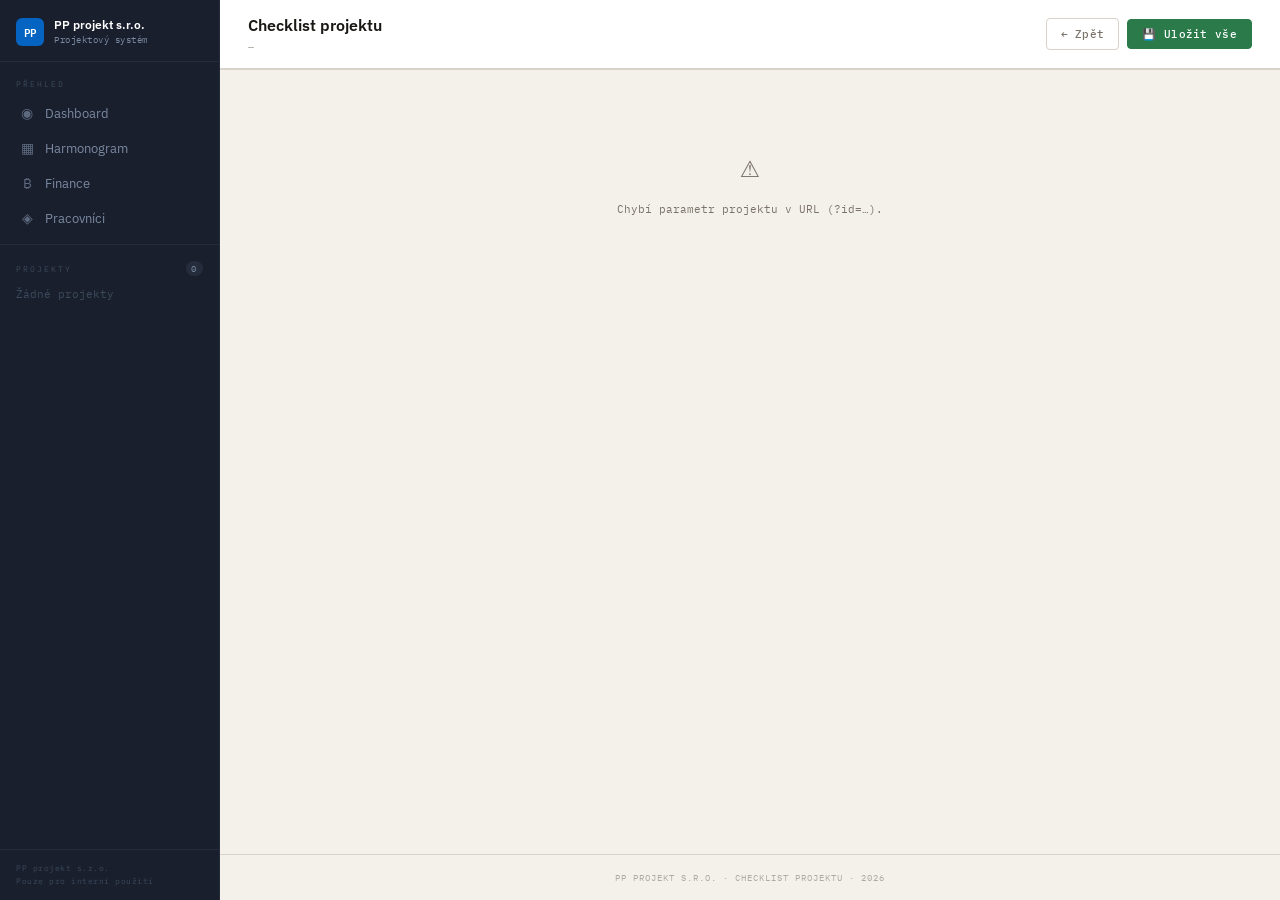
<file: projekt.html>
<!DOCTYPE html>
<html lang="cs">
<head>
<meta charset="UTF-8">
<meta name="viewport" content="width=device-width, initial-scale=1.0">
<title>Projekt — PP projekt s.r.o.</title>
<link rel="stylesheet" href="assets/style.css">
<style>
/* ── PHASE TABS ── */
.phase-tabs {
  display: flex;
  gap: 6px;
  flex-wrap: wrap;
  margin-bottom: 20px;
  padding-bottom: 16px;
  border-bottom: 1px solid var(--border);
}
.phase-tab {
  font-family: var(--mono);
  font-size: 10px;
  padding: 5px 14px;
  border-radius: 3px;
  border: 1px solid var(--border);
  background: var(--surface);
  color: var(--text-m);
  cursor: pointer;
  display: flex; align-items: center; gap: 6px;
  transition: all .12s;
  white-space: nowrap;
}
.phase-tab:hover   { border-color: var(--accent); color: var(--accent); }
.phase-tab.active  { background: var(--accent); border-color: var(--accent); color: #fff; }
.phase-tab .ph-count {
  background: rgba(255,255,255,.22);
  border-radius: 2px;
  padding: 0 5px;
  font-size: 9px;
}
.phase-tab:not(.active) .ph-count {
  background: var(--surface2);
  color: var(--text-m);
}

/* ── TASK TABLE ── */
.task-status-btn {
  width: 22px; height: 22px;
  border-radius: 50%;
  border: 2px solid var(--border);
  background: var(--surface2);
  cursor: pointer;
  display: flex; align-items: center; justify-content: center;
  font-size: 11px;
  transition: all .12s;
  flex-shrink: 0;
}
.task-status-btn[data-s="0"] { border-color: var(--border); }
.task-status-btn[data-s="1"] { border-color: var(--warn); background: var(--warn-lt); }
.task-status-btn[data-s="2"] { border-color: var(--accent); background: var(--surface3); color: var(--accent); }
.task-status-btn[data-s="3"] { border-color: var(--ok); background: var(--ok-lt); color: var(--ok); }

.status-cycle { cursor: pointer; }

/* Progress in cell */
.task-prog-wrap {
  display: flex; align-items: center; gap: 6px;
}
.task-prog-bar {
  flex: 1; height: 4px; background: var(--border); border-radius: 2px;
}
.task-prog-fill { height: 100%; border-radius: 2px; background: var(--accent); }
.task-prog-pct { font-family: var(--mono); font-size: 10px; width: 28px; text-align: right; }

/* Task name with sub-tasks indicator */
.task-name-cell { display: flex; align-items: center; gap: 8px; }
.task-name-cell .task-name-txt { flex:1; }
.subtask-badge {
  font-family: var(--mono);
  font-size: 9px;
  background: var(--surface2);
  border: 1px solid var(--border);
  border-radius: 2px;
  padding: 1px 5px;
  color: var(--text-m);
  cursor: pointer;
  white-space: nowrap;
}
.subtask-badge:hover { background: var(--surface3); }

/* Subtasks accordion */
.subtask-row td {
  background: var(--surface3);
  padding: 8px 16px 8px 48px !important;
}
.subtask-row .sub-list { list-style: none; margin: 0; padding: 0; }
.subtask-row .sub-item {
  display: flex; align-items: center; gap: 8px;
  padding: 4px 0;
  font-size: 12px;
  border-bottom: 1px solid var(--border);
}
.subtask-row .sub-item:last-child { border-bottom: none; }
.sub-check {
  width: 14px; height: 14px;
  border-radius: 2px;
  border: 1.5px solid var(--border);
  cursor: pointer;
  display: flex; align-items: center; justify-content: center;
  font-size: 9px;
  flex-shrink: 0;
}
.sub-check.done { border-color: var(--ok); background: var(--ok-lt); color: var(--ok); }

/* Phase header in table */
.task-add-row td {
  padding: 8px 12px;
  background: var(--surface3);
  border-top: 1px solid var(--border);
}

/* Project header strip */
.proj-strip {
  background: var(--surface);
  border: 1px solid var(--border);
  border-radius: 6px;
  padding: 16px 20px;
  margin-bottom: 20px;
  display: flex;
  align-items: center;
  gap: 16px;
  box-shadow: var(--sh);
}
.proj-strip-color { width: 6px; height: 48px; border-radius: 3px; flex-shrink: 0; }
.proj-strip-name { font-size: 18px; font-weight: 700; }
.proj-strip-sub  { font-size: 12px; color: var(--text-m); margin-top: 2px; }
.proj-strip-badge { margin-left: auto; }
.proj-phase-progress { margin-left: 32px; flex: 1; }

/* Inline editable URL */
.task-url-cell a { font-size: 11px; color: var(--accent); text-decoration: none; }
.task-url-cell a:hover { text-decoration: underline; }
</style>
</head>
<body>

<nav class="sidebar" id="sidebar"></nav>

<div class="main-wrap">
  <div class="page-header">
    <div class="page-header-left">
      <div class="page-title" id="page-title">Checklist projektu</div>
      <div class="page-subtitle" id="page-subtitle">…</div>
    </div>
    <div class="page-header-right">
      <a class="btn" href="index.html">← Zpět</a>
      <button class="btn btn-ok" onclick="saveAll()">💾 Uložit vše</button>
    </div>
  </div>

  <div class="content" id="main-content">
    <div class="loading-state"><div class="spinner"></div> Načítám projekt…</div>
  </div>

  <div class="page-footer">PP projekt s.r.o. · Checklist projektu · <span id="footer-year"></span></div>
</div>

<!-- ── MODAL: Upravit úkol ── -->
<div class="modal-overlay" id="modal-task">
  <div class="modal" style="max-width:560px">
    <div class="modal-header">
      <div class="modal-title" id="modal-task-title">Upravit úkol</div>
      <button class="modal-close" onclick="Utils.closeModal('modal-task')">✕</button>
    </div>
    <div class="modal-body">
      <div class="form-group">
        <label class="form-label">Název úkolu *</label>
        <input class="form-input" id="t-name" placeholder="Název úkolu">
      </div>
      <div class="form-group">
        <label class="form-label">Popis / instrukce</label>
        <textarea class="form-input" id="t-desc" rows="2" placeholder="Volitelný popis…"></textarea>
      </div>
      <div style="display:grid;grid-template-columns:1fr 1fr 1fr;gap:12px">
        <div class="form-group">
          <label class="form-label">Odpovědná osoba</label>
          <select class="form-select" id="t-owner"></select>
        </div>
        <div class="form-group">
          <label class="form-label">Deadline</label>
          <input class="form-input" id="t-deadline" type="date">
        </div>
        <div class="form-group">
          <label class="form-label">Postup (%)</label>
          <input class="form-input" id="t-progress" type="number" min="0" max="100" placeholder="0">
        </div>
      </div>
      <div class="form-group">
        <label class="form-label">Odkaz (URL)</label>
        <input class="form-input" id="t-url" type="url" placeholder="https://…">
      </div>
      <div class="form-group">
        <label class="form-label">Poznámka</label>
        <textarea class="form-input" id="t-note" rows="2" placeholder="Interní poznámka…"></textarea>
      </div>
    </div>
    <div class="modal-footer">
      <button class="btn btn-danger" onclick="deleteTask()">Smazat</button>
      <button class="btn" onclick="Utils.closeModal('modal-task')">Zrušit</button>
      <button class="btn btn-ok" onclick="saveTask()">Uložit</button>
    </div>
  </div>
</div>

<script src="assets/app.js"></script>
<script>
const pid = Utils.getParam('id');
let project = null;
let tasks   = [];
let workers = [];
let editingTaskIdx = null;
let activePhase = 0;
let expandedSubs = new Set();

const STATUS_LABELS = ['', 'Rozpracováno', 'Ke kontrole', 'Hotovo'];
const STATUS_ICONS  = ['○', '◑', '◎', '✓'];

async function init() {
  Sidebar.render('checklist');
  document.getElementById('footer-year').textContent = new Date().getFullYear();
  Utils.setupModalClose('modal-task');

  if (!pid) {
    document.getElementById('main-content').innerHTML =
      '<div class="empty-state"><div class="empty-icon">⚠️</div>Chybí parametr projektu v URL (?id=…).</div>';
    return;
  }

  const projects = await STORE.getProjects();
  project = projects.find(p => p.id === pid);
  if (!project) {
    document.getElementById('main-content').innerHTML =
      '<div class="empty-state"><div class="empty-icon">⚠️</div>Projekt nebyl nalezen.</div>';
    return;
  }

  [tasks, workers] = await Promise.all([STORE.getTasks(pid), STORE.getWorkers()]);
  if (!tasks.length) tasks = initDefaultTasks();

  document.getElementById('page-title').textContent   = project.name;
  document.getElementById('page-subtitle').textContent = [project.num, project.address, project.client].filter(Boolean).join(' · ');
  document.title = project.name + ' — PP projekt';

  render();
}

/* ── DEFAULT TASKS FROM TEMPLATE ── */
function initDefaultTasks() {
  const result = [];
  (project.phases || []).forEach((ph, phIdx) => {
    const tpl = CONFIG.PHASE_TEMPLATES.find(t => t.key === ph.key);
    if (!tpl) return;
    (tpl.tasks || []).forEach((name, i) => {
      result.push({
        id: `t-${phIdx}-${i}-${Date.now()}`,
        phase: phIdx,
        name,
        desc: '', sub: [], owner: '', status: 0, progress: 0,
        deadline: '', note: '', url: '', completed: false,
      });
    });
  });
  return result;
}

/* ── RENDER ── */
function render() {
  const phases = project.phases || [];
  const mc = document.getElementById('main-content');

  if (!phases.length) {
    mc.innerHTML = '<div class="empty-state"><div class="empty-icon">📋</div>Tento projekt nemá žádné fáze.</div>';
    return;
  }

  // Tabs
  const tabsHtml = phases.map((ph, i) => {
    const phaseTasks = tasks.filter(t => t.phase === i);
    const done = phaseTasks.filter(t => t.status === 3).length;
    return `<button class="phase-tab${i===activePhase?' active':''}" onclick="switchPhase(${i})">
      ${ph.icon || ''} ${ph.label}
      <span class="ph-count">${done}/${phaseTasks.length}</span>
    </button>`;
  }).join('');

  // Project strip
  const ph = phases[activePhase];
  const phaseTasks = tasks.filter(t => t.phase === activePhase);
  const done = phaseTasks.filter(t => t.status === 3).length;
  const pct  = phaseTasks.length ? Math.round(done/phaseTasks.length*100) : 0;

  const stripHtml = `<div class="proj-strip">
    <div class="proj-strip-color" style="background:${project.color}"></div>
    <div>
      <div class="proj-strip-name">${project.name}</div>
      <div class="proj-strip-sub">${[project.num,project.address].filter(Boolean).join(' · ')}</div>
    </div>
    <div class="proj-phase-progress">
      <div class="mono" style="font-size:10px;margin-bottom:6px;color:var(--text-m)">
        Fáze: <strong>${ph.label}</strong> · ${done} z ${phaseTasks.length} úkolů dokončeno
      </div>
      <div class="progress-bar"><div class="progress-fill" style="width:${pct}%"></div></div>
    </div>
    ${project.status ? `<span class="badge badge-${project.status} proj-strip-badge">${Utils.projectStatusLabel(project.status)}</span>` : ''}
  </div>`;

  // Task table
  const tableHtml = renderTaskTable(phaseTasks, activePhase);

  mc.innerHTML = `
    ${stripHtml}
    <div class="phase-tabs">${tabsHtml}</div>
    ${tableHtml}
    <div class="task-add-row" style="margin-top:12px">
      <button class="btn" onclick="addTask(${activePhase})">+ Přidat úkol</button>
    </div>
  `;
}

function renderTaskTable(phaseTasks, phaseIdx) {
  if (!phaseTasks.length) {
    return `<div class="empty-state" style="padding:32px">
      <div class="empty-icon">📝</div>V této fázi nejsou žádné úkoly.
      <button class="btn" style="margin-top:12px" onclick="addTask(${phaseIdx})">+ Přidat první úkol</button>
    </div>`;
  }

  const rows = phaseTasks.map((t, localIdx) => {
    const globalIdx = tasks.indexOf(t);
    return renderTaskRow(t, globalIdx, localIdx);
  }).join('');

  return `<div class="card" style="overflow:auto;padding:0">
    <table class="table" style="min-width:900px">
      <thead>
        <tr>
          <th style="width:32px">#</th>
          <th style="width:36px">Stav</th>
          <th>Úkol</th>
          <th style="width:140px">Odpovědný</th>
          <th style="width:110px">Deadline</th>
          <th style="width:120px">Postup</th>
          <th style="width:150px">Odkaz</th>
          <th style="width:36px"></th>
        </tr>
      </thead>
      <tbody>${rows}</tbody>
    </table>
  </div>`;
}

function renderTaskRow(t, gIdx, num) {
  const ownerName = t.owner
    ? (workers.find(w=>w.id===t.owner)?.name || t.owner)
    : '—';

  const subCount = (t.sub||[]).length;
  const subDone  = (t.sub||[]).filter(s=>s.completed).length;
  const subBadge = subCount
    ? `<span class="subtask-badge" onclick="toggleSub(${gIdx})" title="Dílčí úkoly">
        ▸ ${subDone}/${subCount}
       </span>`
    : '';

  const expanded = expandedSubs.has(gIdx);
  const subRow = (subCount && expanded)
    ? `<tr class="subtask-row"><td colspan="8">
        <ul class="sub-list">
          ${(t.sub||[]).map((s,si)=>`<tr style="display:contents">
            <div class="sub-item">
              <div class="sub-check${s.completed?' done':''}" onclick="toggleSubItem(${gIdx},${si})">
                ${s.completed?'✓':''}
              </div>
              <span style="${s.completed?'text-decoration:line-through;color:var(--text-m)':''}">${s.name}</span>
            </div>`).join('')}
        </ul>
      </td></tr>`
    : '';

  const statusClass = ['','warn','accent','ok'][t.status] || '';

  return `<tr id="tr-${gIdx}">
    <td class="mono" style="font-size:10px;color:var(--text-m)">${String(num+1).padStart(2,'0')}</td>
    <td>
      <div class="task-status-btn" data-s="${t.status}" title="${STATUS_LABELS[t.status]||'Nezahájeno'}"
        onclick="cycleStatus(${gIdx})">
        ${STATUS_ICONS[t.status]||'○'}
      </div>
    </td>
    <td>
      <div class="task-name-cell">
        <div class="task-name-txt${t.status===3?' line-through text-m':''}">${t.name}</div>
        ${subBadge}
      </div>
      ${t.desc?`<div class="mono" style="font-size:10px;color:var(--text-m);margin-top:2px">${t.desc}</div>`:''}
    </td>
    <td class="mono" style="font-size:11px">${ownerName}</td>
    <td class="mono" style="font-size:10px;color:var(--text-m)">${t.deadline||'—'}</td>
    <td>
      <div class="task-prog-wrap">
        <div class="task-prog-bar"><div class="task-prog-fill" style="width:${t.progress||0}%"></div></div>
        <div class="task-prog-pct">${t.progress||0}%</div>
      </div>
    </td>
    <td class="task-url-cell">
      ${t.url ? `<a href="${t.url}" target="_blank" title="${t.url}">🔗 Odkaz</a>` : ''}
    </td>
    <td>
      <button class="btn btn-sm" onclick="openEditTask(${gIdx})" title="Upravit">✎</button>
    </td>
  </tr>${subRow}`;
}

/* ── INTERACTIONS ── */
function switchPhase(i) {
  activePhase = i;
  expandedSubs.clear();
  render();
}

function cycleStatus(gIdx) {
  const t = tasks[gIdx];
  t.status = (t.status + 1) % 4;
  if (t.status === 3) t.progress = 100;
  if (t.status === 0) t.progress = 0;
  render();
  STORE.saveTasks(pid, tasks);
}

function toggleSub(gIdx) {
  if (expandedSubs.has(gIdx)) expandedSubs.delete(gIdx);
  else expandedSubs.add(gIdx);
  render();
}

function toggleSubItem(gIdx, si) {
  tasks[gIdx].sub[si].completed = !tasks[gIdx].sub[si].completed;
  // Update parent progress based on sub completion
  const subs = tasks[gIdx].sub;
  const pct = Math.round(subs.filter(s=>s.completed).length / subs.length * 100);
  tasks[gIdx].progress = pct;
  if (pct === 100) tasks[gIdx].status = 3;
  render();
  STORE.saveTasks(pid, tasks);
}

function addTask(phaseIdx) {
  tasks.push({
    id: 't-' + Date.now(),
    phase: phaseIdx,
    name: 'Nový úkol',
    desc: '', sub: [], owner: '', status: 0, progress: 0,
    deadline: '', note: '', url: '', completed: false,
  });
  const newIdx = tasks.length - 1;
  render();
  openEditTask(newIdx);
}

function openEditTask(gIdx) {
  editingTaskIdx = gIdx;
  const t = tasks[gIdx];
  document.getElementById('modal-task-title').textContent = 'Upravit úkol';
  document.getElementById('t-name').value     = t.name     || '';
  document.getElementById('t-desc').value     = t.desc     || '';
  document.getElementById('t-deadline').value = t.deadline || '';
  document.getElementById('t-progress').value = t.progress || 0;
  document.getElementById('t-url').value      = t.url      || '';
  document.getElementById('t-note').value     = t.note     || '';

  // Owner select from team
  const ownerSel = document.getElementById('t-owner');
  const teamIds = project.teamIds || [];
  const teamWorkers = workers.filter(w => teamIds.includes(w.id));
  ownerSel.innerHTML = '<option value="">— bez přiřazení —</option>'
    + teamWorkers.map(w => `<option value="${w.id}" ${t.owner===w.id?'selected':''}>${w.name}</option>`).join('')
    + (teamWorkers.length === 0
        ? workers.map(w=>`<option value="${w.id}" ${t.owner===w.id?'selected':''}>${w.name}</option>`).join('')
        : '');

  Utils.openModal('modal-task');
}

function saveTask() {
  const t = tasks[editingTaskIdx];
  t.name     = document.getElementById('t-name').value.trim() || t.name;
  t.desc     = document.getElementById('t-desc').value.trim();
  t.owner    = document.getElementById('t-owner').value;
  t.deadline = document.getElementById('t-deadline').value;
  t.progress = parseInt(document.getElementById('t-progress').value) || 0;
  t.url      = document.getElementById('t-url').value.trim();
  t.note     = document.getElementById('t-note').value.trim();
  if (t.progress >= 100) t.status = 3;
  Utils.closeModal('modal-task');
  render();
  STORE.saveTasks(pid, tasks);
}

function deleteTask() {
  if (!confirm('Opravdu smazat úkol?')) return;
  tasks.splice(editingTaskIdx, 1);
  Utils.closeModal('modal-task');
  render();
  STORE.saveTasks(pid, tasks);
}

async function saveAll() {
  await STORE.saveTasks(pid, tasks);
  Toast.ok('Checklist uložen ✓');
}

init();
</script>
</body>
</html>
</file>
<file: assets/style.css>
/* ═══════════════════════════════════════════════════════
   PP PROJEKT s.r.o. — Projektový systém
   Sdílený design systém v1.0
   IBM Plex Mono + IBM Plex Sans · Firemní modrá #0563C1
   ═══════════════════════════════════════════════════════ */

@import url('https://fonts.googleapis.com/css2?family=IBM+Plex+Mono:wght@300;400;500;600&family=IBM+Plex+Sans:wght@300;400;500;600;700&display=swap');

/* ── CSS PROMĚNNÉ ── */
:root {
  /* Sidebar (tmavý) */
  --sb-bg:       #1a1f2e;
  --sb-bg2:      #141820;
  --sb-text:     #7a8aa0;
  --sb-active:   #ffffff;
  --sb-hover:    #252d3d;
  --sb-border:   #252d3d;
  --sb-accent:   #0563C1;
  --sb-width:    220px;

  /* Hlavní plocha (světlá/teplá) */
  --bg:          #f4f1eb;
  --surface:     #ffffff;
  --surface2:    #f0ede6;
  --surface3:    #faf8f4;
  --border:      #d8d2c8;
  --border-s:    #a89f94;
  --text:        #1a1814;
  --text-m:      #7a7268;
  --text-l:      #b0aa9f;

  /* Firemní barvy */
  --accent:      #0563C1;
  --accent2:     #2F75B5;
  --accent-lt:   #e8f0f8;
  --accent-bd:   #c0d8ee;

  /* Stavy */
  --ok:          #2a7a4a;
  --ok-lt:       #e8f5ed;
  --ok-bd:       #b8dfc8;
  --warn:        #b05c1a;
  --warn-lt:     #fdf0e6;
  --warn-bd:     #e8c4a0;
  --danger:      #8a2c2c;
  --danger-lt:   #fdf0f0;
  --danger-bd:   #e8b8b8;
  --gold:        #c49a2a;
  --gold-lt:     #fdf8e6;
  --gold-bd:     #e8d4a0;

  /* Stav zakázky */
  --new-c:       #5a6a7a;
  --new-lt:      #f0f2f5;
  --active-c:    #0563C1;
  --active-lt:   #e8f0f8;
  --done-c:      #2a7a4a;
  --done-lt:     #e8f5ed;

  /* Typografie */
  --mono:        'IBM Plex Mono', monospace;
  --sans:        'IBM Plex Sans', sans-serif;

  /* Stíny */
  --sh:          0 1px 3px rgba(0,0,0,.06), 0 4px 16px rgba(0,0,0,.06);
  --sh-lg:       0 8px 32px rgba(0,0,0,.12);
  --sh-xl:       0 20px 60px rgba(0,0,0,.18);
}

/* ── RESET ── */
*, *::before, *::after { box-sizing: border-box; margin: 0; padding: 0; }
html { font-size: 14px; }
body {
  font-family: var(--sans);
  background: var(--bg);
  color: var(--text);
  min-height: 100vh;
  line-height: 1.5;
  display: flex;
}

/* ══════════════════════════════════════════
   SIDEBAR
══════════════════════════════════════════ */
.sidebar {
  width: var(--sb-width);
  min-height: 100vh;
  background: var(--sb-bg);
  border-right: 1px solid var(--sb-border);
  display: flex;
  flex-direction: column;
  position: fixed;
  top: 0; left: 0; bottom: 0;
  z-index: 200;
  overflow-y: auto;
  overflow-x: hidden;
}

.sb-logo {
  padding: 18px 16px 14px;
  border-bottom: 1px solid var(--sb-border);
  display: flex;
  align-items: center;
  gap: 10px;
}
.sb-logo-dot {
  width: 28px; height: 28px;
  background: var(--sb-accent);
  border-radius: 6px;
  display: flex;
  align-items: center;
  justify-content: center;
  flex-shrink: 0;
  font-family: var(--mono);
  font-size: 11px;
  font-weight: 600;
  color: #fff;
  letter-spacing: -0.5px;
}
.sb-logo-text {
  display: flex;
  flex-direction: column;
  gap: 1px;
}
.sb-logo-name {
  font-family: var(--sans);
  font-size: 12px;
  font-weight: 600;
  color: #ffffff;
  letter-spacing: 0;
  line-height: 1.2;
}
.sb-logo-sub {
  font-family: var(--mono);
  font-size: 9px;
  color: var(--sb-text);
  letter-spacing: 0.5px;
}

.sb-section {
  padding: 16px 0 8px;
  flex: 1;
}
.sb-section-label {
  font-family: var(--mono);
  font-size: 8px;
  letter-spacing: 2px;
  text-transform: uppercase;
  color: #3a4a5a;
  padding: 0 16px 6px;
}
.sb-item {
  display: flex;
  align-items: center;
  gap: 9px;
  padding: 7px 16px;
  color: var(--sb-text);
  text-decoration: none;
  font-size: 12.5px;
  font-weight: 400;
  border-left: 2px solid transparent;
  transition: background .12s, color .12s, border-color .12s;
  cursor: pointer;
  background: none;
  border-right: none;
  border-top: none;
  border-bottom: none;
  width: 100%;
  text-align: left;
}
.sb-item:hover {
  background: var(--sb-hover);
  color: #c8d4e0;
}
.sb-item.active {
  background: rgba(5,99,193,.15);
  color: var(--sb-active);
  border-left-color: var(--sb-accent);
  font-weight: 500;
}
.sb-icon {
  font-size: 14px;
  width: 18px;
  text-align: center;
  flex-shrink: 0;
  opacity: .7;
}
.sb-item.active .sb-icon { opacity: 1; }

.sb-divider {
  height: 1px;
  background: var(--sb-border);
  margin: 8px 0;
}

.sb-projects-label {
  font-family: var(--mono);
  font-size: 8px;
  letter-spacing: 2px;
  text-transform: uppercase;
  color: #3a4a5a;
  padding: 8px 16px 4px;
  display: flex;
  align-items: center;
  justify-content: space-between;
}
.sb-proj-count {
  font-size: 9px;
  background: var(--sb-hover);
  color: var(--sb-text);
  padding: 1px 5px;
  border-radius: 8px;
}
.sb-project-item {
  display: flex;
  align-items: center;
  gap: 8px;
  padding: 5px 16px 5px 14px;
  color: var(--sb-text);
  text-decoration: none;
  font-size: 11.5px;
  transition: background .12s, color .12s;
  border-left: 2px solid transparent;
}
.sb-project-item:hover {
  background: var(--sb-hover);
  color: #c8d4e0;
}
.sb-project-item.active {
  background: rgba(5,99,193,.12);
  color: var(--sb-active);
  border-left-color: var(--sb-accent);
}
.sb-proj-dot {
  width: 7px; height: 7px;
  border-radius: 50%;
  flex-shrink: 0;
}
.sb-proj-name {
  flex: 1;
  overflow: hidden;
  text-overflow: ellipsis;
  white-space: nowrap;
  line-height: 1.3;
}

.sb-footer {
  padding: 12px 16px;
  border-top: 1px solid var(--sb-border);
  font-family: var(--mono);
  font-size: 8px;
  color: #3a4a5a;
  letter-spacing: 0.5px;
  line-height: 1.6;
}

/* ══════════════════════════════════════════
   HLAVNÍ OBSAH
══════════════════════════════════════════ */
.main-wrap {
  margin-left: var(--sb-width);
  flex: 1;
  min-height: 100vh;
  display: flex;
  flex-direction: column;
}

/* ── PAGE HEADER ── */
.page-header {
  background: var(--surface);
  border-bottom: 1px solid var(--border);
  padding: 16px 28px;
  display: flex;
  align-items: center;
  justify-content: space-between;
  gap: 16px;
  position: sticky;
  top: 0;
  z-index: 100;
  box-shadow: 0 1px 0 var(--border);
}
.page-header-left { display: flex; flex-direction: column; gap: 2px; }
.page-title {
  font-size: 16px;
  font-weight: 600;
  color: var(--text);
  line-height: 1.2;
}
.page-subtitle {
  font-family: var(--mono);
  font-size: 10px;
  color: var(--text-m);
  letter-spacing: 0.5px;
}
.page-header-right {
  display: flex;
  align-items: center;
  gap: 8px;
}

/* ── CONTENT AREA ── */
.content {
  padding: 24px 28px;
  flex: 1;
}

/* ══════════════════════════════════════════
   TLAČÍTKA
══════════════════════════════════════════ */
.btn {
  font-family: var(--mono);
  font-size: 11px;
  font-weight: 500;
  padding: 7px 14px;
  border-radius: 4px;
  border: 1px solid var(--border);
  background: var(--surface);
  color: var(--text-m);
  cursor: pointer;
  transition: all .15s;
  letter-spacing: .3px;
  display: inline-flex;
  align-items: center;
  gap: 6px;
  text-decoration: none;
  white-space: nowrap;
}
.btn:hover { background: var(--surface2); border-color: var(--border-s); color: var(--text); }

.btn-primary {
  background: var(--accent);
  color: #fff;
  border-color: var(--accent);
}
.btn-primary:hover { background: #0452a3; border-color: #0452a3; color: #fff; }

.btn-ok {
  background: var(--ok);
  color: #fff;
  border-color: var(--ok);
}
.btn-ok:hover { background: #226040; color: #fff; }

.btn-danger {
  background: var(--danger-lt);
  color: var(--danger);
  border-color: var(--danger-bd);
}
.btn-danger:hover { background: #f5e0e0; color: var(--danger); }

.btn-sm {
  font-size: 10px;
  padding: 4px 10px;
}
.btn-icon {
  padding: 6px 8px;
  font-size: 13px;
}

/* ══════════════════════════════════════════
   BADGE / CHIP — stav zakázky
══════════════════════════════════════════ */
.badge {
  display: inline-flex;
  align-items: center;
  gap: 5px;
  font-family: var(--mono);
  font-size: 9px;
  font-weight: 500;
  padding: 3px 8px;
  border-radius: 3px;
  letter-spacing: .3px;
  white-space: nowrap;
}
.badge::before {
  content: '';
  width: 6px; height: 6px;
  border-radius: 50%;
  background: currentColor;
  flex-shrink: 0;
}
.badge-new     { background: var(--new-lt);    color: var(--new-c);    border: 1px solid #d0d8e0; }
.badge-active  { background: var(--active-lt); color: var(--active-c); border: 1px solid var(--accent-bd); }
.badge-done    { background: var(--done-lt);   color: var(--done-c);   border: 1px solid var(--ok-bd); }
.badge-hold    { background: var(--gold-lt);   color: var(--gold);     border: 1px solid var(--gold-bd); }

.chip {
  display: inline-block;
  font-family: var(--mono);
  font-size: 9px;
  padding: 2px 7px;
  border-radius: 2px;
  border: 1px solid var(--border);
  background: var(--surface2);
  color: var(--text-m);
}

/* ══════════════════════════════════════════
   KARTY
══════════════════════════════════════════ */
.card {
  background: var(--surface);
  border: 1px solid var(--border);
  border-radius: 6px;
  box-shadow: var(--sh);
  overflow: hidden;
}
.card-header {
  padding: 14px 18px;
  border-bottom: 1px solid var(--border);
  background: var(--surface3);
  display: flex;
  align-items: center;
  gap: 10px;
}
.card-title {
  font-size: 13px;
  font-weight: 600;
  flex: 1;
}
.card-tag {
  font-family: var(--mono);
  font-size: 9px;
  color: var(--text-m);
  letter-spacing: 1px;
  text-transform: uppercase;
}
.card-body { padding: 16px 18px; }

/* ══════════════════════════════════════════
   TABULKY
══════════════════════════════════════════ */
.table { width: 100%; border-collapse: collapse; }
.table th {
  font-family: var(--mono);
  font-size: 9px;
  letter-spacing: 1.5px;
  text-transform: uppercase;
  color: var(--text-m);
  padding: 9px 12px;
  text-align: left;
  border-bottom: 1px solid var(--border);
  background: var(--surface3);
  font-weight: 500;
  white-space: nowrap;
}
.table td {
  padding: 9px 12px;
  border-bottom: 1px solid var(--border);
  font-size: 12.5px;
  vertical-align: middle;
}
.table tr:last-child td { border-bottom: none; }
.table tr:hover td { background: var(--surface2); }
.table-wrap {
  border: 1px solid var(--border);
  border-radius: 6px;
  overflow: hidden;
  box-shadow: var(--sh);
}

/* ══════════════════════════════════════════
   FORMULÁŘE
══════════════════════════════════════════ */
.form-row { margin-bottom: 14px; }
.form-row:last-child { margin-bottom: 0; }
.form-label {
  display: block;
  font-family: var(--mono);
  font-size: 9px;
  letter-spacing: 1px;
  text-transform: uppercase;
  color: var(--text-m);
  margin-bottom: 5px;
}
.form-label.required::after { content: ' *'; color: var(--danger); }
.form-input, .form-select, .form-textarea {
  font-family: var(--sans);
  font-size: 13px;
  border: 1px solid var(--border);
  border-radius: 4px;
  padding: 8px 10px;
  background: var(--surface);
  color: var(--text);
  width: 100%;
  transition: border .15s, box-shadow .15s;
  line-height: 1.4;
}
.form-input:focus, .form-select:focus, .form-textarea:focus {
  outline: none;
  border-color: var(--accent);
  box-shadow: 0 0 0 3px rgba(5,99,193,.12);
}
.form-input::placeholder, .form-textarea::placeholder { color: var(--text-l); }
.form-textarea { resize: vertical; min-height: 72px; font-family: var(--sans); }
.form-select { cursor: pointer; font-family: var(--mono); font-size: 12px; }
.form-inline { display: grid; grid-template-columns: 1fr 1fr; gap: 12px; }
.form-inline-3 { display: grid; grid-template-columns: 1fr 1fr 1fr; gap: 12px; }

/* Inline editovatelné pole */
.inline-input {
  font-family: var(--mono);
  font-size: 12px;
  border: 1px solid transparent;
  border-radius: 3px;
  padding: 3px 6px;
  background: transparent;
  color: var(--text);
  width: 100%;
  transition: border .15s, background .15s;
}
.inline-input:hover { border-color: var(--border); background: var(--surface2); }
.inline-input:focus { outline: none; border-color: var(--accent); background: var(--surface); box-shadow: 0 0 0 2px rgba(5,99,193,.10); }
.inline-input::placeholder { color: var(--text-l); font-style: italic; }

/* ══════════════════════════════════════════
   MODÁLNÍ OKNA
══════════════════════════════════════════ */
.modal-overlay {
  display: none;
  position: fixed; inset: 0;
  background: rgba(20,24,32,.55);
  z-index: 1000;
  align-items: center;
  justify-content: center;
  backdrop-filter: blur(2px);
}
.modal-overlay.open { display: flex; }
.modal {
  background: var(--surface);
  border: 1px solid var(--border);
  border-radius: 8px;
  padding: 28px;
  width: min(540px, 95vw);
  max-height: 88vh;
  overflow-y: auto;
  box-shadow: var(--sh-xl);
}
.modal-lg { width: min(720px, 95vw); }
.modal-title {
  font-size: 16px;
  font-weight: 600;
  margin-bottom: 20px;
  display: flex;
  align-items: center;
  gap: 10px;
  padding-bottom: 16px;
  border-bottom: 1px solid var(--border);
}
.modal-title-sub {
  font-family: var(--mono);
  font-size: 10px;
  color: var(--text-m);
  font-weight: 400;
}
.modal-footer {
  display: flex;
  gap: 10px;
  justify-content: flex-end;
  margin-top: 20px;
  padding-top: 16px;
  border-top: 1px solid var(--border);
}

/* ══════════════════════════════════════════
   PROGRESS / DONUT
══════════════════════════════════════════ */
.progress-bar-outer {
  height: 5px;
  background: var(--border);
  border-radius: 3px;
  overflow: hidden;
}
.progress-bar-inner {
  height: 100%;
  border-radius: 3px;
  transition: width .5s ease;
}

/* ══════════════════════════════════════════
   TOAST
══════════════════════════════════════════ */
.toast {
  position: fixed;
  bottom: 24px; right: 24px;
  background: var(--sb-bg);
  color: #e8f0f8;
  font-family: var(--mono);
  font-size: 11px;
  padding: 11px 18px;
  border-radius: 5px;
  border-left: 3px solid var(--accent);
  opacity: 0;
  transform: translateY(8px);
  transition: opacity .25s, transform .25s;
  z-index: 3000;
  pointer-events: none;
  max-width: 320px;
}
.toast.show { opacity: 1; transform: translateY(0); }
.toast.toast-ok   { border-left-color: var(--ok); }
.toast.toast-warn { border-left-color: var(--warn); }
.toast.toast-err  { border-left-color: var(--danger); }

/* ══════════════════════════════════════════
   SEKCE NADPIS
══════════════════════════════════════════ */
.section-title {
  font-family: var(--mono);
  font-size: 9px;
  letter-spacing: 2px;
  text-transform: uppercase;
  color: var(--text-m);
  margin-bottom: 14px;
  display: flex;
  align-items: center;
  gap: 12px;
}
.section-title::after {
  content: '';
  flex: 1;
  height: 1px;
  background: var(--border);
}

/* ══════════════════════════════════════════
   SPINNER
══════════════════════════════════════════ */
.spinner {
  width: 16px; height: 16px;
  border: 2px solid var(--border);
  border-top-color: var(--accent);
  border-radius: 50%;
  animation: spin .7s linear infinite;
  flex-shrink: 0;
}
@keyframes spin { to { transform: rotate(360deg); } }
.loading-state {
  display: flex;
  align-items: center;
  gap: 10px;
  font-family: var(--mono);
  font-size: 11px;
  color: var(--text-m);
  padding: 32px 20px;
  justify-content: center;
}

/* ══════════════════════════════════════════
   KPI KARTY
══════════════════════════════════════════ */
.kpi-grid {
  display: grid;
  grid-template-columns: repeat(4, 1fr);
  gap: 16px;
  margin-bottom: 24px;
}
.kpi-card {
  background: var(--surface);
  border: 1px solid var(--border);
  border-radius: 6px;
  padding: 16px 18px;
  box-shadow: var(--sh);
}
.kpi-label {
  font-family: var(--mono);
  font-size: 9px;
  letter-spacing: 1.5px;
  text-transform: uppercase;
  color: var(--text-m);
  margin-bottom: 6px;
}
.kpi-value {
  font-family: var(--mono);
  font-size: 24px;
  font-weight: 600;
  color: var(--text);
  line-height: 1;
}
.kpi-sub {
  font-family: var(--mono);
  font-size: 10px;
  color: var(--text-l);
  margin-top: 4px;
}
.kpi-card.kpi-accent .kpi-value { color: var(--accent); }
.kpi-card.kpi-ok .kpi-value     { color: var(--ok); }
.kpi-card.kpi-warn .kpi-value   { color: var(--warn); }
.kpi-card.kpi-gold .kpi-value   { color: var(--gold); }

/* ══════════════════════════════════════════
   FILTROVÁNÍ
══════════════════════════════════════════ */
.filter-bar {
  display: flex;
  align-items: center;
  gap: 8px;
  flex-wrap: wrap;
}
.filter-label {
  font-family: var(--mono);
  font-size: 9px;
  text-transform: uppercase;
  letter-spacing: 1px;
  color: var(--text-m);
  margin-right: 2px;
}
.filter-btn {
  font-family: var(--mono);
  font-size: 10px;
  padding: 4px 11px;
  border-radius: 3px;
  border: 1px solid var(--border);
  background: transparent;
  color: var(--text-m);
  cursor: pointer;
  transition: all .12s;
  letter-spacing: .3px;
}
.filter-btn:hover { background: var(--surface2); border-color: var(--border-s); color: var(--text); }
.filter-btn.active { background: var(--text); color: var(--bg); border-color: var(--text); }

/* ══════════════════════════════════════════
   SEPARATOR
══════════════════════════════════════════ */
.sep { width: 1px; height: 24px; background: var(--border); flex-shrink: 0; }

/* ══════════════════════════════════════════
   FOOTER
══════════════════════════════════════════ */
.page-footer {
  text-align: center;
  padding: 16px 28px;
  font-family: var(--mono);
  font-size: 9px;
  color: var(--text-l);
  border-top: 1px solid var(--border);
  letter-spacing: 1px;
  text-transform: uppercase;
  margin-top: auto;
}

/* ══════════════════════════════════════════
   UTILITY
══════════════════════════════════════════ */
.mono { font-family: var(--mono); }
.text-m { color: var(--text-m); }
.text-l { color: var(--text-l); }
.text-ok { color: var(--ok); }
.text-warn { color: var(--warn); }
.text-accent { color: var(--accent); }
.text-gold { color: var(--gold); }
.fw-600 { font-weight: 600; }
.flex { display: flex; align-items: center; gap: 8px; }
.flex-1 { flex: 1; }
.gap-4 { gap: 4px; }
.gap-12 { gap: 12px; }
.gap-16 { gap: 16px; }
.mb-8  { margin-bottom: 8px; }
.mb-16 { margin-bottom: 16px; }
.mb-24 { margin-bottom: 24px; }
.mt-auto { margin-top: auto; }
.nowrap { white-space: nowrap; }
.ellipsis { overflow: hidden; text-overflow: ellipsis; white-space: nowrap; }
.text-right { text-align: right; }
.text-center { text-align: center; }

/* Color bar (pro karty/tabulky) */
.color-bar {
  width: 4px;
  align-self: stretch;
  border-radius: 2px;
  flex-shrink: 0;
}

/* Empty state */
.empty-state {
  text-align: center;
  padding: 48px 24px;
  color: var(--text-m);
  font-family: var(--mono);
  font-size: 11px;
}
.empty-icon { font-size: 32px; margin-bottom: 12px; }

/* ══════════════════════════════════════════
   RESPONSIVE
══════════════════════════════════════════ */
@media (max-width: 1024px) {
  .kpi-grid { grid-template-columns: repeat(2, 1fr); }
}
@media (max-width: 768px) {
  :root { --sb-width: 0px; }
  .sidebar { display: none; }
  .main-wrap { margin-left: 0; }
  .content { padding: 16px; }
  .page-header { padding: 12px 16px; }
  .form-inline, .form-inline-3 { grid-template-columns: 1fr; }
  .kpi-grid { grid-template-columns: 1fr 1fr; }
}
</file>
